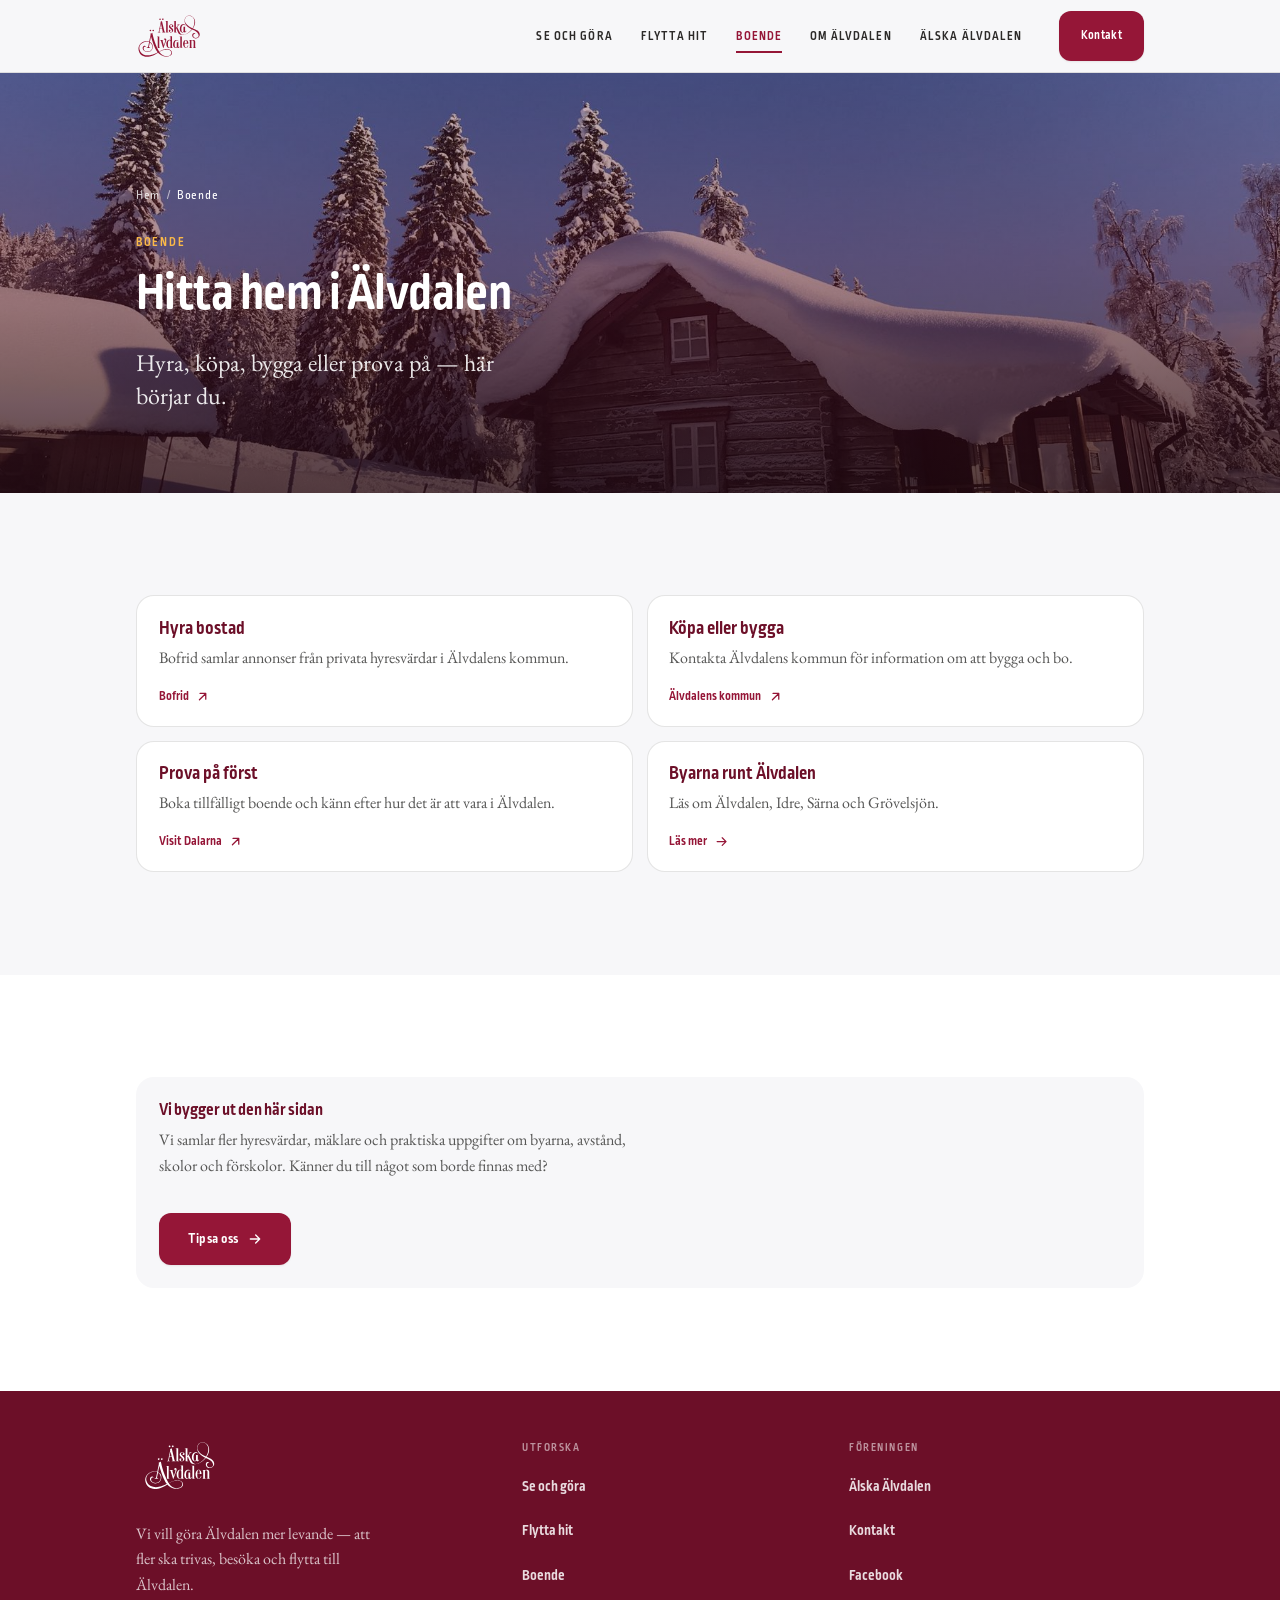
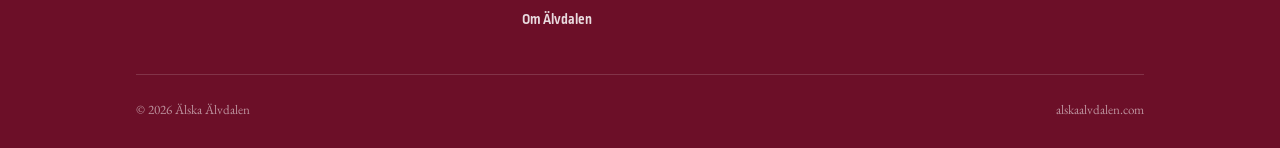
<file: boende.html>
<!doctype html>
<html lang="sv">
<head>
  <meta charset="UTF-8">
  <meta name="viewport" content="width=device-width, initial-scale=1, viewport-fit=cover">
  <title>Boende i Älvdalen — hyra, köpa och bygga | Älska Älvdalen</title>
  <meta name="description" content="Hitta hem i Älvdalen: hyresbostäder, att köpa eller bygga, tillfälligt boende och byarna runt Älvdalen.">
  <link rel="canonical" href="https://alskaalvdalen.com/boende.html">
  <script>document.documentElement.classList.add('js')</script>

  <link rel="icon" href="assets/img/favicon/favicon.ico" sizes="32x32">
  <link rel="icon" type="image/png" sizes="192x192" href="assets/img/favicon/icon-192.png">
  <link rel="apple-touch-icon" href="assets/img/favicon/apple-touch-icon.png">
  <link rel="manifest" href="assets/img/favicon/site.webmanifest">
  <meta name="theme-color" content="#951637">

  <meta property="og:type" content="website">
  <meta property="og:site_name" content="Älska Älvdalen">
  <meta property="og:title" content="Boende i Älvdalen — hyra, köpa och bygga | Älska Älvdalen">
  <meta property="og:description" content="Hitta hem i Älvdalen: hyresbostäder, att köpa eller bygga, tillfälligt boende och byarna runt Älvdalen.">
  <meta property="og:image" content="https://alskaalvdalen.com/assets/img/og-image.jpg">
  <meta property="og:url" content="https://alskaalvdalen.com/boende.html">
  <meta property="og:locale" content="sv_SE">
  <meta name="twitter:card" content="summary_large_image">
  <meta name="twitter:title" content="Boende i Älvdalen — hyra, köpa och bygga | Älska Älvdalen">
  <meta name="twitter:description" content="Hitta hem i Älvdalen: hyresbostäder, att köpa eller bygga, tillfälligt boende och byarna runt Älvdalen.">
  <meta name="twitter:image" content="https://alskaalvdalen.com/assets/img/og-image.jpg">

  <link rel="stylesheet" href="assets/css/style.css">
</head>
<body>
  <a class="skip-link" href="#main">Hoppa till innehåll</a>

  <header class="site-header">
    <div class="wrap site-header__inner">
      <a class="wordmark" href="index.html" aria-label="Älska Älvdalen, startsidan">
        <img src="assets/img/logo/alska-alvdalen-purpur.svg" alt="Älska Älvdalen" width="120" height="48">
      </a>
      <button class="nav-toggle" aria-expanded="false" aria-controls="primary-nav" aria-label="Öppna meny">
        <span class="nav-toggle__bar"></span>
        <span class="nav-toggle__bar"></span>
        <span class="nav-toggle__bar"></span>
      </button>
      <nav class="nav" id="primary-nav" data-open="false" aria-label="Huvudmeny">
        <a class="nav__link" href="se-och-gora.html">Se och göra</a>
        <a class="nav__link" href="flytta-hit.html">Flytta hit</a>
        <a class="nav__link" href="boende.html" aria-current="page">Boende</a>
        <a class="nav__link" href="om-alvdalen.html">Om Älvdalen</a>
        <a class="nav__link" href="alska-alvdalen.html">Älska Älvdalen</a>
        <div class="nav__cta"><a class="btn btn--primary" href="kontakt.html">Kontakt</a></div>
        <p class="nav__meta">Vi vill göra Älvdalen mer levande</p>
      </nav>
    </div>
  </header>

  <main id="main">
    <section class="page-hero">
    <div class="page-hero__media"><img src="assets/img/hero-slogbod.jpg" alt="Timmerstuga med snötyngt tak under klarblå himmel." width="1800" height="1125" style="object-position:50% 60%" fetchpriority="high"></div>
      <div class="wrap">
        <p class="crumbs"><a href="index.html">Hem</a><span>/</span>Boende</p>
        <p class="eyebrow">Boende</p>
        <h1>Hitta hem i Älvdalen</h1>
        <p class="page-hero__lead">Hyra, köpa, bygga eller prova på — här börjar du.</p>
      </div>
    </section>

    <section class="section section--tint">
      <div class="wrap">
        <div class="link-grid">
          <a class="link-card reveal" href="https://bofrid.se/en/rent-housing/dalarnas-lan/alvdalen" target="_blank" rel="noopener">
            <h3>Hyra bostad</h3>
            <p>Bofrid samlar annonser från privata hyresvärdar i Älvdalens kommun.</p>
            <span class="link-card__go">Bofrid <svg viewBox="0 0 24 24" fill="none" stroke="currentColor" stroke-width="2" stroke-linecap="round" stroke-linejoin="round" aria-hidden="true"><path d="M7 17L17 7M8 7h9v9"/></svg></span>
          </a>
          <a class="link-card reveal" href="https://www.alvdalen.se" target="_blank" rel="noopener">
            <h3>Köpa eller bygga</h3>
            <p>Kontakta Älvdalens kommun för information om att bygga och bo.</p>
            <span class="link-card__go">Älvdalens kommun <svg viewBox="0 0 24 24" fill="none" stroke="currentColor" stroke-width="2" stroke-linecap="round" stroke-linejoin="round" aria-hidden="true"><path d="M7 17L17 7M8 7h9v9"/></svg></span>
          </a>
          <a class="link-card reveal" href="https://www.visitdalarna.se/boende/alvdalen" target="_blank" rel="noopener">
            <h3>Prova på först</h3>
            <p>Boka tillfälligt boende och känn efter hur det är att vara i Älvdalen.</p>
            <span class="link-card__go">Visit Dalarna <svg viewBox="0 0 24 24" fill="none" stroke="currentColor" stroke-width="2" stroke-linecap="round" stroke-linejoin="round" aria-hidden="true"><path d="M7 17L17 7M8 7h9v9"/></svg></span>
          </a>
          <a class="link-card reveal" href="om-alvdalen.html#byarna">
            <h3>Byarna runt Älvdalen</h3>
            <p>Läs om Älvdalen, Idre, Särna och Grövelsjön.</p>
            <span class="link-card__go">Läs mer <svg viewBox="0 0 24 24" fill="none" stroke="currentColor" stroke-width="2" stroke-linecap="round" stroke-linejoin="round" aria-hidden="true"><path d="M5 12h14M13 6l6 6-6 6"/></svg></span>
          </a>
        </div>
      </div>
    </section>

    <section class="section section--ljus">
      <div class="wrap">
        <div class="note reveal">
          <h3>Vi bygger ut den här sidan</h3>
          <p>Vi samlar fler hyresvärdar, mäklare och praktiska uppgifter om byarna, avstånd, skolor och förskolor. Känner du till något som borde finnas med?</p>
          <a class="btn btn--primary" href="kontakt.html">Tipsa oss <svg viewBox="0 0 24 24" fill="none" stroke="currentColor" stroke-width="2" stroke-linecap="round" stroke-linejoin="round" aria-hidden="true"><path d="M5 12h14M13 6l6 6-6 6"/></svg></a>
        </div>
      </div>
    </section>
  </main>

  <footer class="site-footer">
    <div class="wrap">
      <div class="footer-grid">
        <div>
          <a class="wordmark" href="index.html" aria-label="Älska Älvdalen, startsidan">
            <img src="assets/img/logo/alska-alvdalen-vit.svg" alt="Älska Älvdalen" width="120" height="48">
          </a>
          <p class="footer-tag">Vi vill göra Älvdalen mer levande — att fler ska trivas, besöka och flytta till Älvdalen.</p>
        </div>
        <nav class="footer-nav" aria-label="Utforska">
          <span class="footer-nav__label">Utforska</span>
          <a href="se-och-gora.html">Se och göra</a>
          <a href="flytta-hit.html">Flytta hit</a>
          <a href="boende.html">Boende</a>
          <a href="om-alvdalen.html">Om Älvdalen</a>
        </nav>
        <nav class="footer-nav" aria-label="Föreningen">
          <span class="footer-nav__label">Föreningen</span>
          <a href="alska-alvdalen.html">Älska Älvdalen</a>
          <a href="kontakt.html">Kontakt</a>
          <a href="https://facebook.com/alskaalvdalen" target="_blank" rel="noopener">Facebook</a>
        </nav>
      </div>
      <div class="footer-bottom">
        <span>© <span id="year"></span> Älska Älvdalen</span>
        <span>alskaalvdalen.com</span>
      </div>
    </div>
  </footer>

  <script src="assets/js/main.js"></script>
  <script>document.getElementById('year').textContent = new Date().getFullYear();</script>
</body>
</html>
</file>
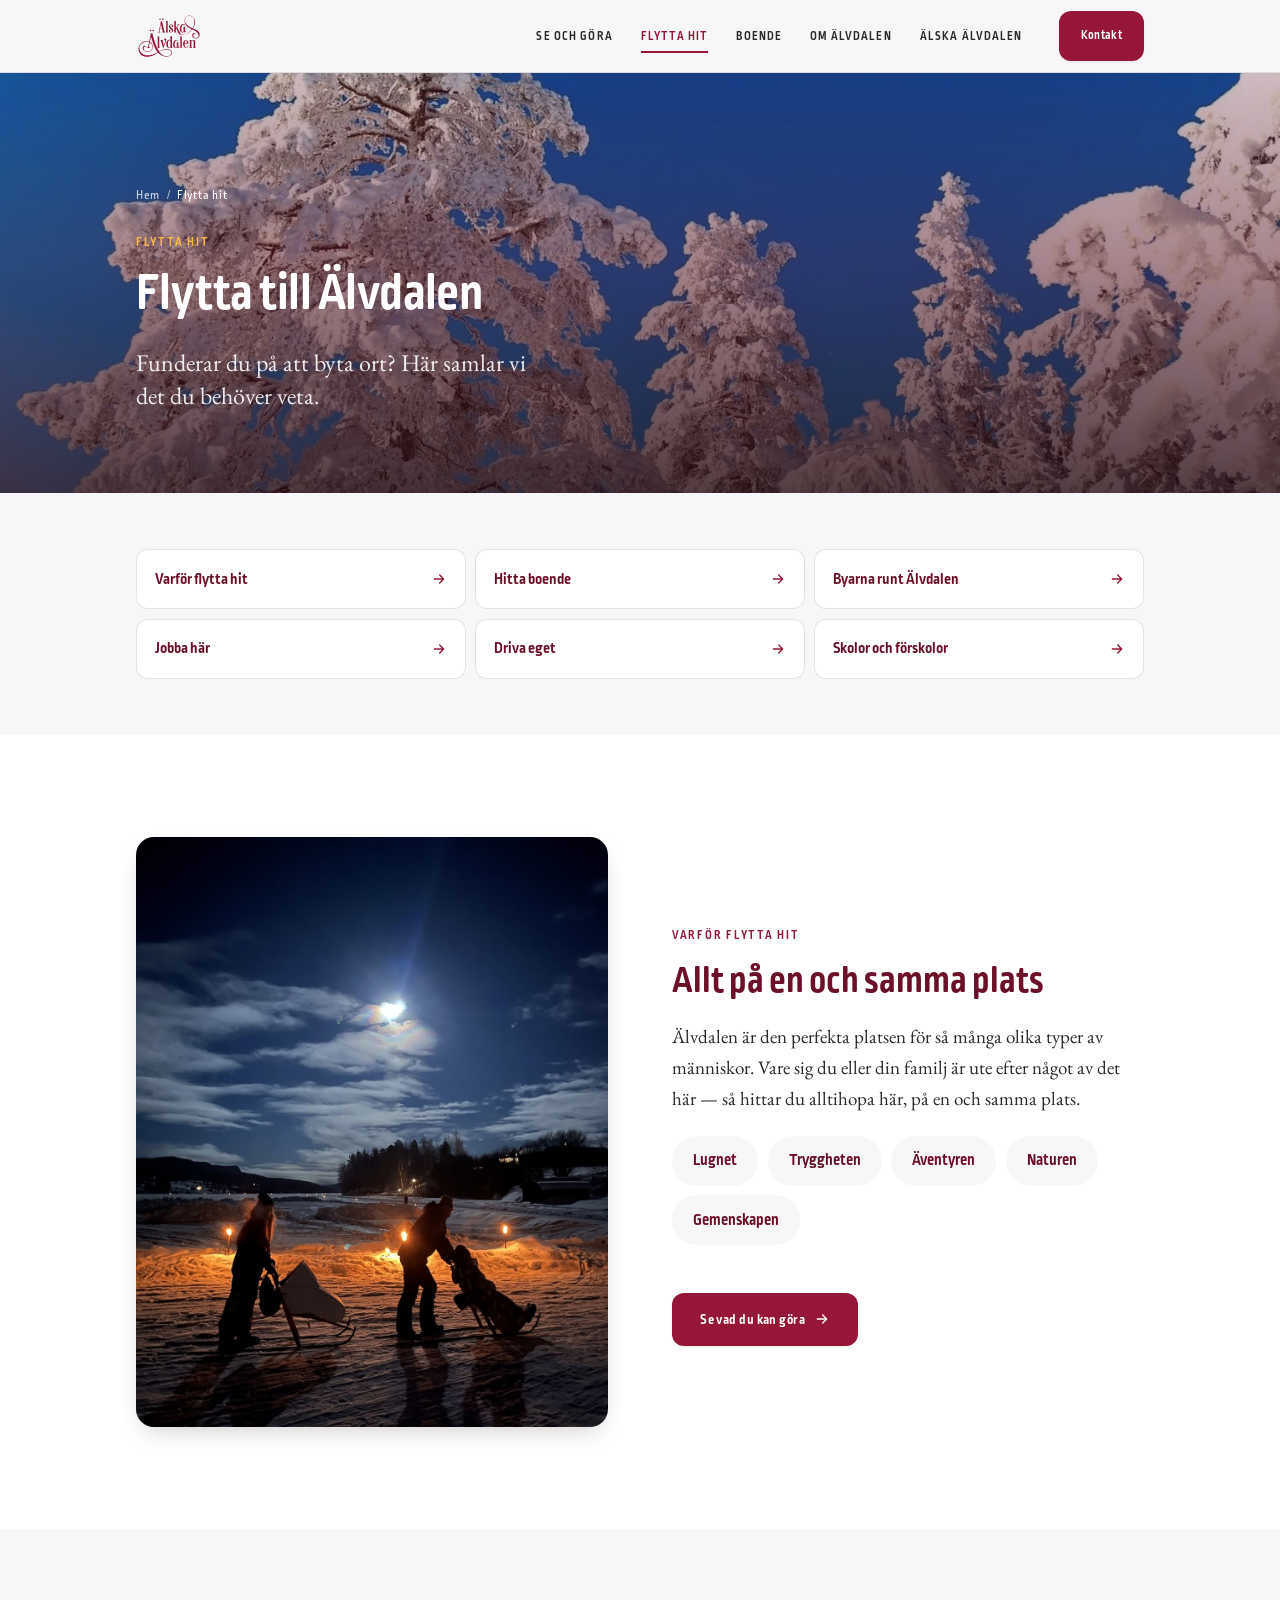
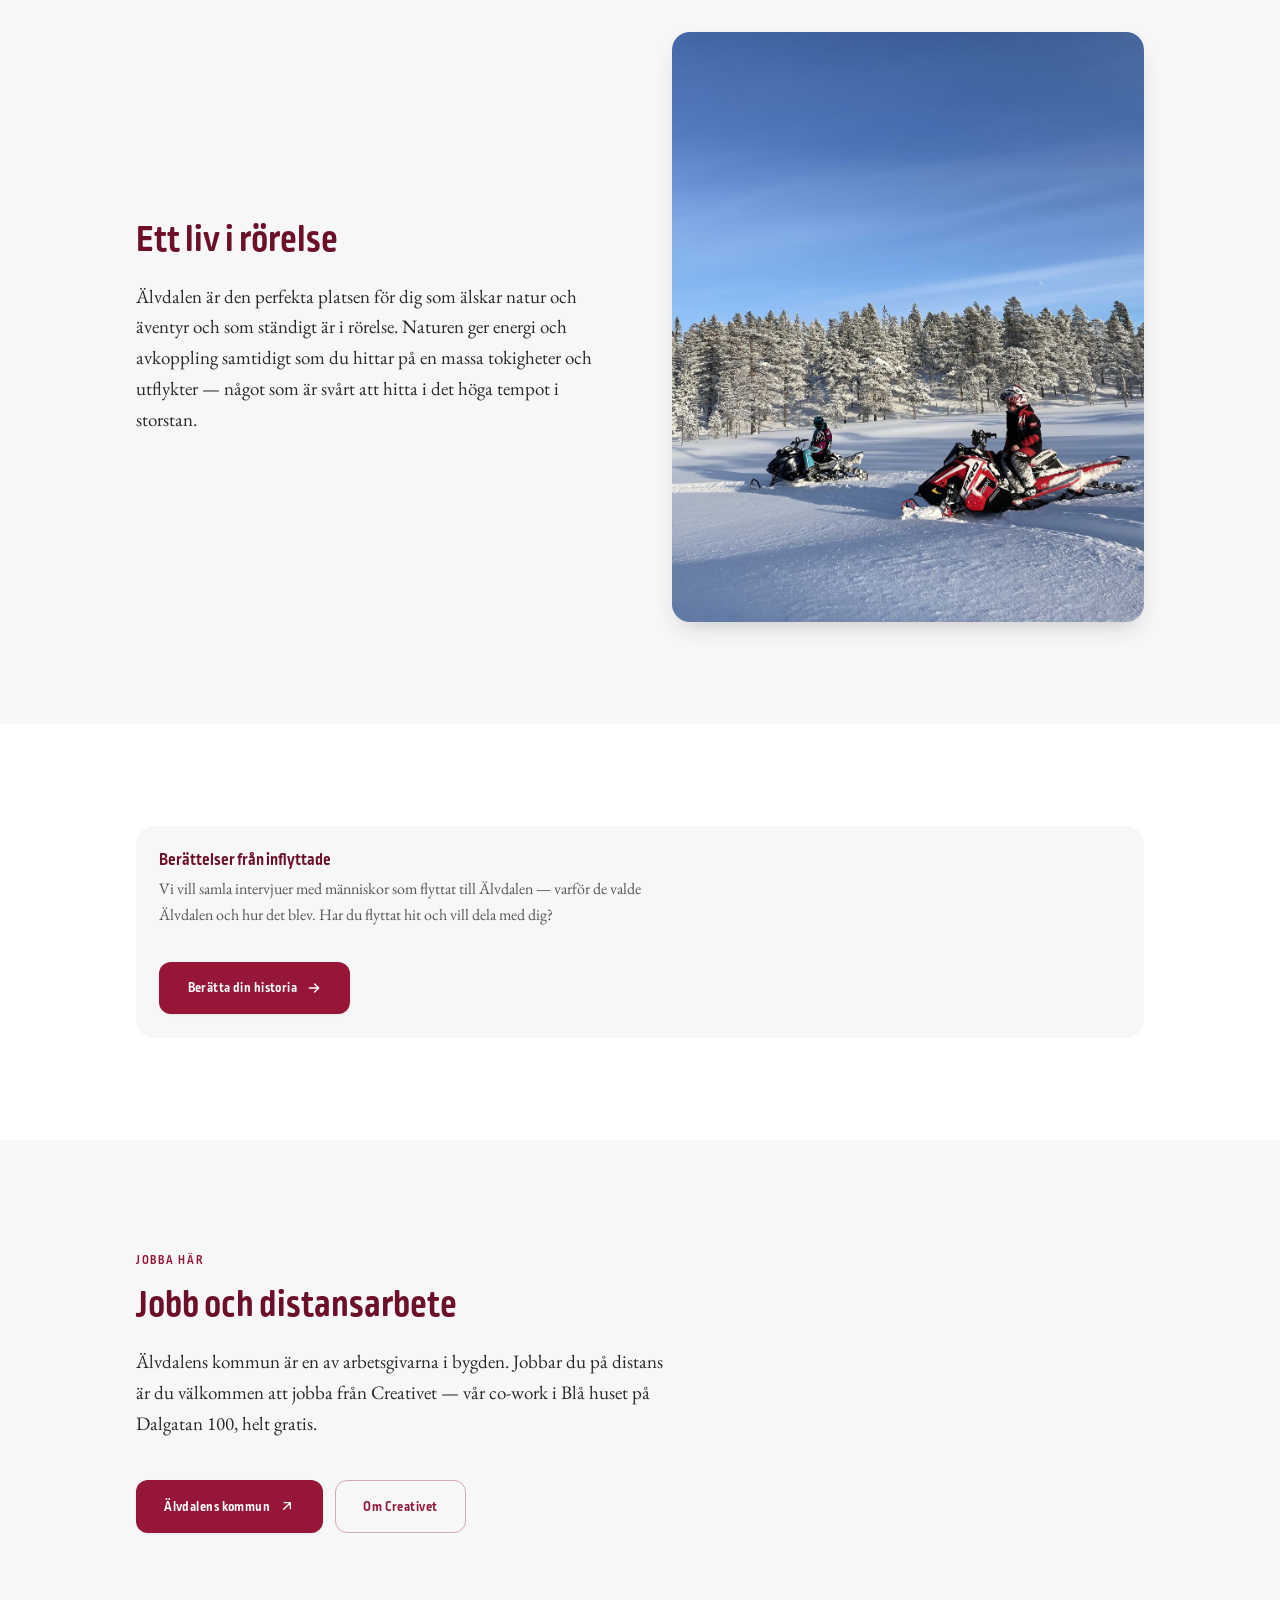
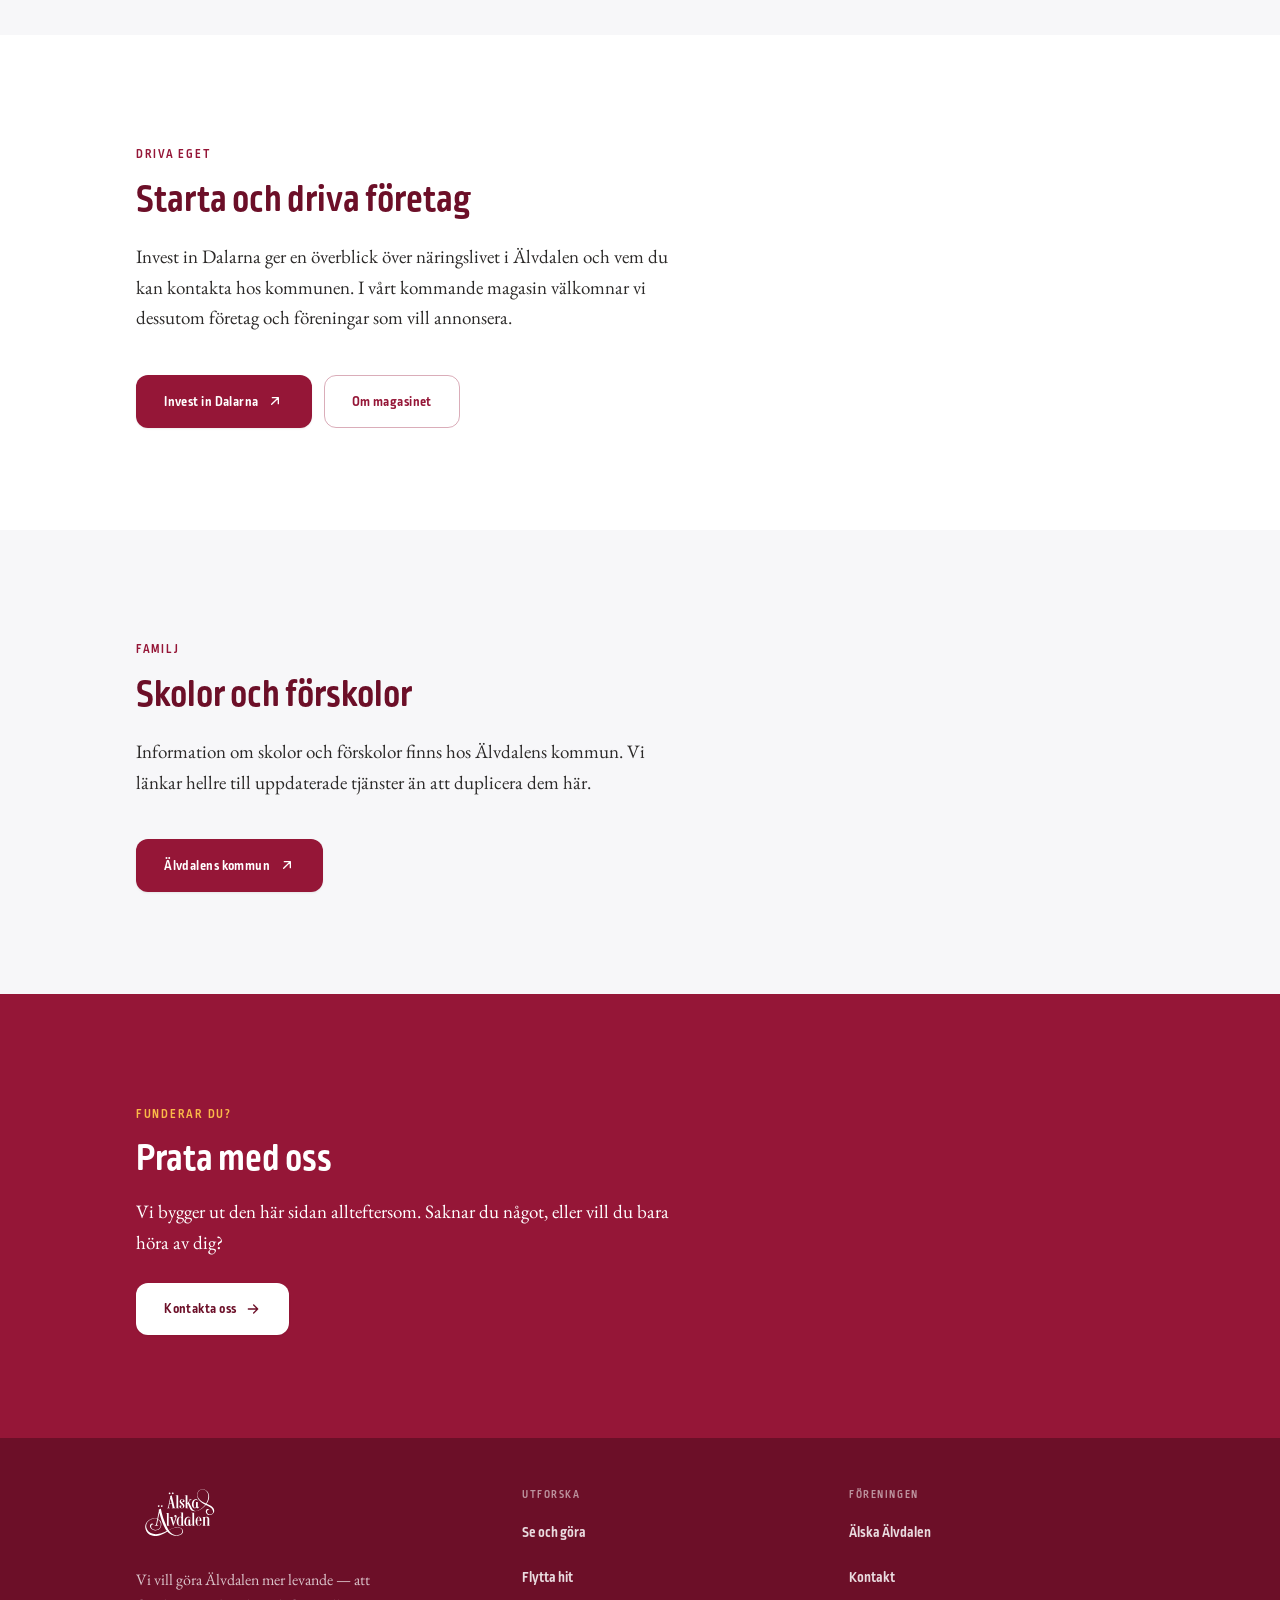
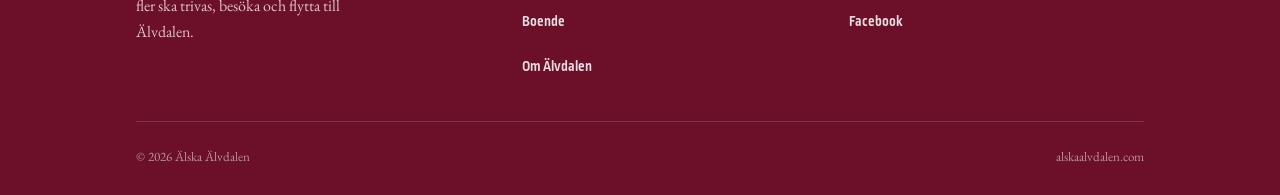
<file: flytta-hit.html>
<!doctype html>
<html lang="sv">
<head>
  <meta charset="UTF-8">
  <meta name="viewport" content="width=device-width, initial-scale=1, viewport-fit=cover">
  <title>Flytta till Älvdalen — lugn, trygghet, äventyr och gemenskap | Älska Älvdalen</title>
  <meta name="description" content="Funderar du på att flytta till Älvdalen? Lugnet, tryggheten, äventyren, naturen och gemenskapen finns på en och samma plats. Boende, jobb, driva eget och skolor.">
  <link rel="canonical" href="https://alskaalvdalen.com/flytta-hit.html">
  <script>document.documentElement.classList.add('js')</script>

  <link rel="icon" href="assets/img/favicon/favicon.ico" sizes="32x32">
  <link rel="icon" type="image/png" sizes="192x192" href="assets/img/favicon/icon-192.png">
  <link rel="apple-touch-icon" href="assets/img/favicon/apple-touch-icon.png">
  <link rel="manifest" href="assets/img/favicon/site.webmanifest">
  <meta name="theme-color" content="#951637">

  <meta property="og:type" content="website">
  <meta property="og:site_name" content="Älska Älvdalen">
  <meta property="og:title" content="Flytta till Älvdalen — lugn, trygghet, äventyr och gemenskap | Älska Älvdalen">
  <meta property="og:description" content="Funderar du på att flytta till Älvdalen? Lugnet, tryggheten, äventyren, naturen och gemenskapen finns på en och samma plats. Boende, jobb, driva eget och skolor.">
  <meta property="og:image" content="https://alskaalvdalen.com/assets/img/og-image.jpg">
  <meta property="og:url" content="https://alskaalvdalen.com/flytta-hit.html">
  <meta property="og:locale" content="sv_SE">
  <meta name="twitter:card" content="summary_large_image">
  <meta name="twitter:title" content="Flytta till Älvdalen — lugn, trygghet, äventyr och gemenskap | Älska Älvdalen">
  <meta name="twitter:description" content="Funderar du på att flytta till Älvdalen? Lugnet, tryggheten, äventyren, naturen och gemenskapen finns på en och samma plats. Boende, jobb, driva eget och skolor.">
  <meta name="twitter:image" content="https://alskaalvdalen.com/assets/img/og-image.jpg">

  <link rel="stylesheet" href="assets/css/style.css">
</head>
<body>
  <a class="skip-link" href="#main">Hoppa till innehåll</a>

  <header class="site-header">
    <div class="wrap site-header__inner">
      <a class="wordmark" href="index.html" aria-label="Älska Älvdalen, startsidan">
        <img src="assets/img/logo/alska-alvdalen-purpur.svg" alt="Älska Älvdalen" width="120" height="48">
      </a>
      <button class="nav-toggle" aria-expanded="false" aria-controls="primary-nav" aria-label="Öppna meny">
        <span class="nav-toggle__bar"></span>
        <span class="nav-toggle__bar"></span>
        <span class="nav-toggle__bar"></span>
      </button>
      <nav class="nav" id="primary-nav" data-open="false" aria-label="Huvudmeny">
        <a class="nav__link" href="se-och-gora.html">Se och göra</a>
        <a class="nav__link" href="flytta-hit.html" aria-current="page">Flytta hit</a>
        <a class="nav__link" href="boende.html">Boende</a>
        <a class="nav__link" href="om-alvdalen.html">Om Älvdalen</a>
        <a class="nav__link" href="alska-alvdalen.html">Älska Älvdalen</a>
        <div class="nav__cta"><a class="btn btn--primary" href="kontakt.html">Kontakt</a></div>
        <p class="nav__meta">Vi vill göra Älvdalen mer levande</p>
      </nav>
    </div>
  </header>

  <main id="main">
    <section class="page-hero">
    <div class="page-hero__media"><img src="assets/img/hero-vinter.jpg" alt="Snötyngda tallar mot en klarblå himmel i Älvdalen." width="1500" height="870" style="object-position:50% 40%" fetchpriority="high"></div>
      <div class="wrap">
        <p class="crumbs"><a href="index.html">Hem</a><span>/</span>Flytta hit</p>
        <p class="eyebrow">Flytta hit</p>
        <h1>Flytta till Älvdalen</h1>
        <p class="page-hero__lead">Funderar du på att byta ort? Här samlar vi det du behöver veta.</p>
      </div>
    </section>

    <section class="section--tint section--tight">
      <div class="wrap">
        <ul class="entry-list">
          <li><a href="#varfor">Varför flytta hit <svg viewBox="0 0 24 24" fill="none" stroke="currentColor" stroke-width="2" stroke-linecap="round" stroke-linejoin="round" aria-hidden="true"><path d="M5 12h14M13 6l6 6-6 6"/></svg></a></li>
          <li><a href="boende.html">Hitta boende <svg viewBox="0 0 24 24" fill="none" stroke="currentColor" stroke-width="2" stroke-linecap="round" stroke-linejoin="round" aria-hidden="true"><path d="M5 12h14M13 6l6 6-6 6"/></svg></a></li>
          <li><a href="om-alvdalen.html#byarna">Byarna runt Älvdalen <svg viewBox="0 0 24 24" fill="none" stroke="currentColor" stroke-width="2" stroke-linecap="round" stroke-linejoin="round" aria-hidden="true"><path d="M5 12h14M13 6l6 6-6 6"/></svg></a></li>
          <li><a href="#jobba">Jobba här <svg viewBox="0 0 24 24" fill="none" stroke="currentColor" stroke-width="2" stroke-linecap="round" stroke-linejoin="round" aria-hidden="true"><path d="M5 12h14M13 6l6 6-6 6"/></svg></a></li>
          <li><a href="#driva-eget">Driva eget <svg viewBox="0 0 24 24" fill="none" stroke="currentColor" stroke-width="2" stroke-linecap="round" stroke-linejoin="round" aria-hidden="true"><path d="M5 12h14M13 6l6 6-6 6"/></svg></a></li>
          <li><a href="#skola">Skolor och förskolor <svg viewBox="0 0 24 24" fill="none" stroke="currentColor" stroke-width="2" stroke-linecap="round" stroke-linejoin="round" aria-hidden="true"><path d="M5 12h14M13 6l6 6-6 6"/></svg></a></li>
        </ul>
      </div>
    </section>

    <section id="varfor" class="section section--ljus">
      <div class="wrap split">
        <div class="split__media reveal">
          <img src="assets/img/kvall-lyktor.jpg" alt="Silhuetter av två personer med sparkar och lyktor på isen i skymningen." loading="lazy" width="1125" height="1500">
        </div>
        <div class="reveal prose">
          <p class="eyebrow">Varför flytta hit</p>
          <h2>Allt på en och samma plats</h2>
          <p>Älvdalen är den perfekta platsen för så många olika typer av människor. Vare sig du eller din familj är ute efter något av det här — så hittar du alltihopa här, på en och samma plats.</p>
          <ul class="chips">
          <li class="chip">Lugnet</li><li class="chip">Tryggheten</li><li class="chip">Äventyren</li><li class="chip">Naturen</li><li class="chip">Gemenskapen</li>
        </ul>
          <a class="btn btn--primary" href="se-och-gora.html">Se vad du kan göra <svg viewBox="0 0 24 24" fill="none" stroke="currentColor" stroke-width="2" stroke-linecap="round" stroke-linejoin="round" aria-hidden="true"><path d="M5 12h14M13 6l6 6-6 6"/></svg></a>
        </div>
      </div>
    </section>

    <section id="rorelse" class="section section--tint">
      <div class="wrap split split--reverse">
        <div class="split__media reveal">
          <img src="assets/img/skoter-vidd.jpg" alt="Två skoteråkare på en vid, snötäckt skogsslätt." loading="lazy" width="1125" height="1500">
        </div>
        <div class="reveal">
          <h2>Ett liv i rörelse</h2>
          <p>Älvdalen är den perfekta platsen för dig som älskar natur och äventyr och som ständigt är i rörelse. Naturen ger energi och avkoppling samtidigt som du hittar på en massa tokigheter och utflykter — något som är svårt att hitta i det höga tempot i storstan.</p>
          
        </div>
      </div>
    </section>

    <section class="section section--ljus">
      <div class="wrap">
        <div class="note reveal">
          <h3>Berättelser från inflyttade</h3>
          <p>Vi vill samla intervjuer med människor som flyttat till Älvdalen — varför de valde Älvdalen och hur det blev. Har du flyttat hit och vill dela med dig?</p>
          <a class="btn btn--primary" href="kontakt.html?amne=berattelse">Berätta din historia <svg viewBox="0 0 24 24" fill="none" stroke="currentColor" stroke-width="2" stroke-linecap="round" stroke-linejoin="round" aria-hidden="true"><path d="M5 12h14M13 6l6 6-6 6"/></svg></a>
        </div>
      </div>
    </section>

    <section id="jobba" class="section section--tint">
      <div class="wrap prose reveal">
        <p class="eyebrow">Jobba här</p>
        <h2>Jobb och distansarbete</h2>
        <p>Älvdalens kommun är en av arbetsgivarna i bygden. Jobbar du på distans är du välkommen att jobba från Creativet — vår co-work i Blå huset på Dalgatan 100, helt gratis.</p>
        <div class="btn-row" style="margin-top:1.25rem;">
          <a class="btn btn--primary" href="https://www.alvdalen.se" target="_blank" rel="noopener">Älvdalens kommun <svg viewBox="0 0 24 24" fill="none" stroke="currentColor" stroke-width="2" stroke-linecap="round" stroke-linejoin="round" aria-hidden="true"><path d="M7 17L17 7M8 7h9v9"/></svg></a>
          <a class="btn btn--outline" href="alska-alvdalen.html#creativet">Om Creativet</a>
        </div>
      </div>
    </section>

    <section id="driva-eget" class="section section--ljus">
      <div class="wrap prose reveal">
        <p class="eyebrow">Driva eget</p>
        <h2>Starta och driva företag</h2>
        <p>Invest in Dalarna ger en överblick över näringslivet i Älvdalen och vem du kan kontakta hos kommunen. I vårt kommande magasin välkomnar vi dessutom företag och föreningar som vill annonsera.</p>
        <div class="btn-row" style="margin-top:1.25rem;">
          <a class="btn btn--primary" href="https://investindalarna.se/municipalities/alvdalen" target="_blank" rel="noopener">Invest in Dalarna <svg viewBox="0 0 24 24" fill="none" stroke="currentColor" stroke-width="2" stroke-linecap="round" stroke-linejoin="round" aria-hidden="true"><path d="M7 17L17 7M8 7h9v9"/></svg></a>
          <a class="btn btn--outline" href="alska-alvdalen.html#magasin">Om magasinet</a>
        </div>
      </div>
    </section>

    <section id="skola" class="section section--tint">
      <div class="wrap prose reveal">
        <p class="eyebrow">Familj</p>
        <h2>Skolor och förskolor</h2>
        <p>Information om skolor och förskolor finns hos Älvdalens kommun. Vi länkar hellre till uppdaterade tjänster än att duplicera dem här.</p>
        <a class="btn btn--primary" href="https://www.alvdalen.se" target="_blank" rel="noopener">Älvdalens kommun <svg viewBox="0 0 24 24" fill="none" stroke="currentColor" stroke-width="2" stroke-linecap="round" stroke-linejoin="round" aria-hidden="true"><path d="M7 17L17 7M8 7h9v9"/></svg></a>
      </div>
    </section>

    <section class="section section--purpur">
      <div class="wrap">
        <div class="section-head" style="margin-bottom:0;">
          <p class="eyebrow">Funderar du?</p>
          <h2>Prata med oss</h2>
          <p>Vi bygger ut den här sidan allteftersom. Saknar du något, eller vill du bara höra av dig?</p>
          <p style="margin-top:1.5rem;"><a class="btn btn--light" href="kontakt.html">Kontakta oss <svg viewBox="0 0 24 24" fill="none" stroke="currentColor" stroke-width="2" stroke-linecap="round" stroke-linejoin="round" aria-hidden="true"><path d="M5 12h14M13 6l6 6-6 6"/></svg></a></p>
        </div>
      </div>
    </section>
  </main>

  <footer class="site-footer">
    <div class="wrap">
      <div class="footer-grid">
        <div>
          <a class="wordmark" href="index.html" aria-label="Älska Älvdalen, startsidan">
            <img src="assets/img/logo/alska-alvdalen-vit.svg" alt="Älska Älvdalen" width="120" height="48">
          </a>
          <p class="footer-tag">Vi vill göra Älvdalen mer levande — att fler ska trivas, besöka och flytta till Älvdalen.</p>
        </div>
        <nav class="footer-nav" aria-label="Utforska">
          <span class="footer-nav__label">Utforska</span>
          <a href="se-och-gora.html">Se och göra</a>
          <a href="flytta-hit.html">Flytta hit</a>
          <a href="boende.html">Boende</a>
          <a href="om-alvdalen.html">Om Älvdalen</a>
        </nav>
        <nav class="footer-nav" aria-label="Föreningen">
          <span class="footer-nav__label">Föreningen</span>
          <a href="alska-alvdalen.html">Älska Älvdalen</a>
          <a href="kontakt.html">Kontakt</a>
          <a href="https://facebook.com/alskaalvdalen" target="_blank" rel="noopener">Facebook</a>
        </nav>
      </div>
      <div class="footer-bottom">
        <span>© <span id="year"></span> Älska Älvdalen</span>
        <span>alskaalvdalen.com</span>
      </div>
    </div>
  </footer>

  <script src="assets/js/main.js"></script>
  <script>document.getElementById('year').textContent = new Date().getFullYear();</script>
</body>
</html>
</file>
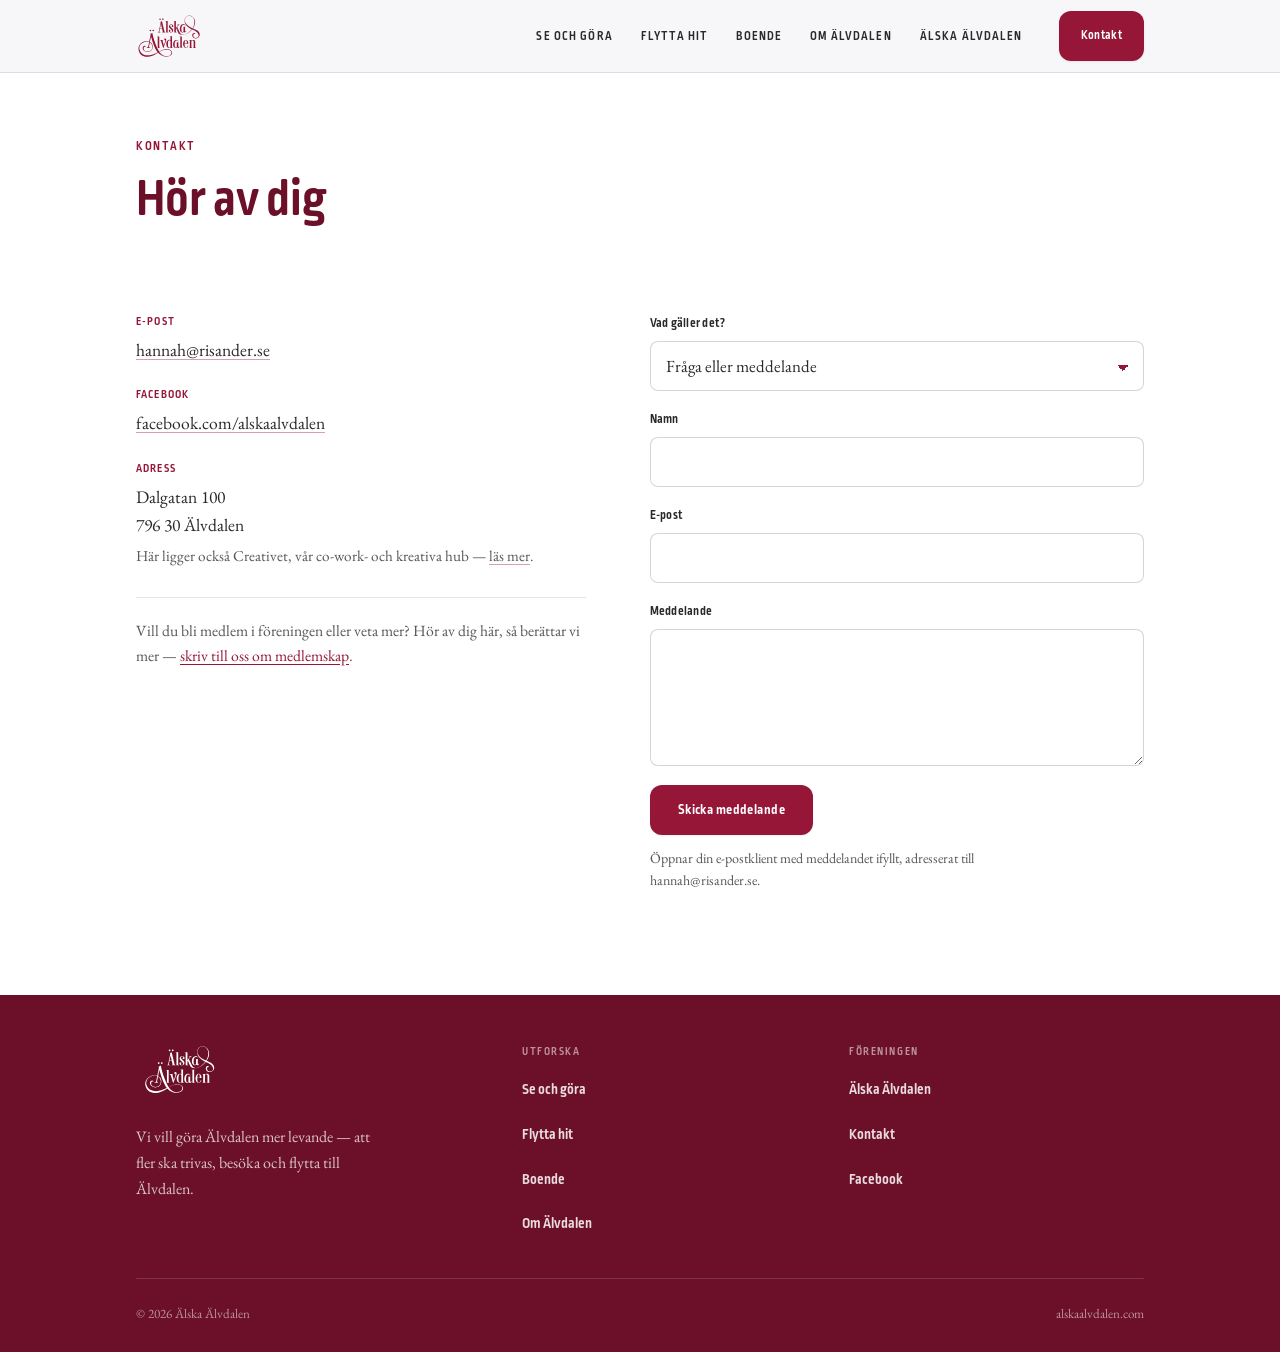
<file: kontakt.html>
<!doctype html>
<html lang="sv">
<head>
  <meta charset="UTF-8">
  <meta name="viewport" content="width=device-width, initial-scale=1, viewport-fit=cover">
  <title>Kontakt — Älska Älvdalen</title>
  <meta name="description" content="Kontakta Älska Älvdalen via mejl eller Facebook, eller besök oss på Dalgatan 100 i Älvdalen. Hör av dig om medlemskap, artikelförslag eller frågor.">
  <link rel="canonical" href="https://alskaalvdalen.com/kontakt.html">
  <script>document.documentElement.classList.add('js')</script>

  <link rel="icon" href="assets/img/favicon/favicon.ico" sizes="32x32">
  <link rel="icon" type="image/png" sizes="192x192" href="assets/img/favicon/icon-192.png">
  <link rel="apple-touch-icon" href="assets/img/favicon/apple-touch-icon.png">
  <link rel="manifest" href="assets/img/favicon/site.webmanifest">
  <meta name="theme-color" content="#951637">

  <meta property="og:type" content="website">
  <meta property="og:site_name" content="Älska Älvdalen">
  <meta property="og:title" content="Kontakt — Älska Älvdalen">
  <meta property="og:description" content="Kontakta Älska Älvdalen via mejl eller Facebook, eller besök oss på Dalgatan 100 i Älvdalen. Hör av dig om medlemskap, artikelförslag eller frågor.">
  <meta property="og:image" content="https://alskaalvdalen.com/assets/img/og-image.jpg">
  <meta property="og:url" content="https://alskaalvdalen.com/kontakt.html">
  <meta property="og:locale" content="sv_SE">
  <meta name="twitter:card" content="summary_large_image">
  <meta name="twitter:title" content="Kontakt — Älska Älvdalen">
  <meta name="twitter:description" content="Kontakta Älska Älvdalen via mejl eller Facebook, eller besök oss på Dalgatan 100 i Älvdalen. Hör av dig om medlemskap, artikelförslag eller frågor.">
  <meta name="twitter:image" content="https://alskaalvdalen.com/assets/img/og-image.jpg">

  <link rel="stylesheet" href="assets/css/style.css">
</head>
<body>
  <a class="skip-link" href="#main">Hoppa till innehåll</a>

  <header class="site-header">
    <div class="wrap site-header__inner">
      <a class="wordmark" href="index.html" aria-label="Älska Älvdalen, startsidan">
        <img src="assets/img/logo/alska-alvdalen-purpur.svg" alt="Älska Älvdalen" width="120" height="48">
      </a>
      <button class="nav-toggle" aria-expanded="false" aria-controls="primary-nav" aria-label="Öppna meny">
        <span class="nav-toggle__bar"></span>
        <span class="nav-toggle__bar"></span>
        <span class="nav-toggle__bar"></span>
      </button>
      <nav class="nav" id="primary-nav" data-open="false" aria-label="Huvudmeny">
        <a class="nav__link" href="se-och-gora.html">Se och göra</a>
        <a class="nav__link" href="flytta-hit.html">Flytta hit</a>
        <a class="nav__link" href="boende.html">Boende</a>
        <a class="nav__link" href="om-alvdalen.html">Om Älvdalen</a>
        <a class="nav__link" href="alska-alvdalen.html">Älska Älvdalen</a>
        <div class="nav__cta"><a class="btn btn--primary" href="kontakt.html" aria-current="page">Kontakt</a></div>
        <p class="nav__meta">Vi vill göra Älvdalen mer levande</p>
      </nav>
    </div>
  </header>

  <main id="main">
    <section class="section section--tight section--ljus">
      <div class="wrap">
        <p class="eyebrow">Kontakt</p>
        <h1 style="font-size: var(--step-3); color: var(--purpur-dark);">Hör av dig</h1>
      </div>
    </section>

    <section class="section section--ljus" style="padding-top:0;">
      <div class="wrap contact-grid">
        <div class="reveal">
          <dl class="contact-list">
            <div>
              <dt>E-post</dt>
              <dd><a href="mailto:hannah@risander.se">hannah@risander.se</a></dd>
            </div>
            <div>
              <dt>Facebook</dt>
              <dd><a href="https://facebook.com/alskaalvdalen" target="_blank" rel="noopener">facebook.com/alskaalvdalen</a></dd>
            </div>
            <div>
              <dt>Adress</dt>
              <dd>
                Dalgatan 100<br>796 30 Älvdalen
                <span class="contact-list__note">Här ligger också Creativet, vår co-work- och kreativa hub — <a href="alska-alvdalen.html#creativet">läs mer</a>.</span>
              </dd>
            </div>
          </dl>
          <p class="contact-member">Vill du bli medlem i föreningen eller veta mer? Hör av dig här, så berättar vi mer — <a href="kontakt.html?amne=medlemskap">skriv till oss om medlemskap</a>.</p>
        </div>

        <div class="reveal">
          <!--
            Statisk sajt utan backend — formuläret bygger istället ihop en
            mailto:-länk av det som skrivs i fälten och öppnar den i e-postklienten
            när man klickar "Skicka meddelande". Se assets/js/main.js.
          -->
          <form id="contact-form">
            <div class="form-field">
              <label for="topic">Vad gäller det?</label>
              <select id="topic" name="topic">
                <option data-key="fraga" value="Fråga eller meddelande">Fråga eller meddelande</option>
                <option data-key="medlemskap" value="Medlemskap i föreningen">Medlemskap i föreningen</option>
                <option data-key="berattelse" value="Min inflyttarberättelse">Jag har flyttat hit och vill berätta</option>
                <option data-key="artikel" value="Artikelförslag till magasinet">Artikelförslag till magasinet</option>
                <option data-key="annons" value="Annonsera i magasinet">Annonsera i magasinet</option>
              </select>
            </div>
            <div class="form-field">
              <label for="name">Namn</label>
              <input type="text" id="name" name="name" autocomplete="name" required>
            </div>
            <div class="form-field">
              <label for="email">E-post</label>
              <input type="email" id="email" name="email" autocomplete="email" required>
            </div>
            <div class="form-field">
              <label for="message">Meddelande</label>
              <textarea id="message" name="message" rows="5" required></textarea>
            </div>
            <button class="btn btn--primary" type="submit">Skicka meddelande</button>
            <p class="form-note">Öppnar din e-postklient med meddelandet ifyllt, adresserat till hannah@risander.se.</p>
          </form>
        </div>
      </div>
    </section>
  </main>

  <footer class="site-footer">
    <div class="wrap">
      <div class="footer-grid">
        <div>
          <a class="wordmark" href="index.html" aria-label="Älska Älvdalen, startsidan">
            <img src="assets/img/logo/alska-alvdalen-vit.svg" alt="Älska Älvdalen" width="120" height="48">
          </a>
          <p class="footer-tag">Vi vill göra Älvdalen mer levande — att fler ska trivas, besöka och flytta till Älvdalen.</p>
        </div>
        <nav class="footer-nav" aria-label="Utforska">
          <span class="footer-nav__label">Utforska</span>
          <a href="se-och-gora.html">Se och göra</a>
          <a href="flytta-hit.html">Flytta hit</a>
          <a href="boende.html">Boende</a>
          <a href="om-alvdalen.html">Om Älvdalen</a>
        </nav>
        <nav class="footer-nav" aria-label="Föreningen">
          <span class="footer-nav__label">Föreningen</span>
          <a href="alska-alvdalen.html">Älska Älvdalen</a>
          <a href="kontakt.html">Kontakt</a>
          <a href="https://facebook.com/alskaalvdalen" target="_blank" rel="noopener">Facebook</a>
        </nav>
      </div>
      <div class="footer-bottom">
        <span>© <span id="year"></span> Älska Älvdalen</span>
        <span>alskaalvdalen.com</span>
      </div>
    </div>
  </footer>

  <script src="assets/js/main.js"></script>
  <script>document.getElementById('year').textContent = new Date().getFullYear();</script>
</body>
</html>
</file>
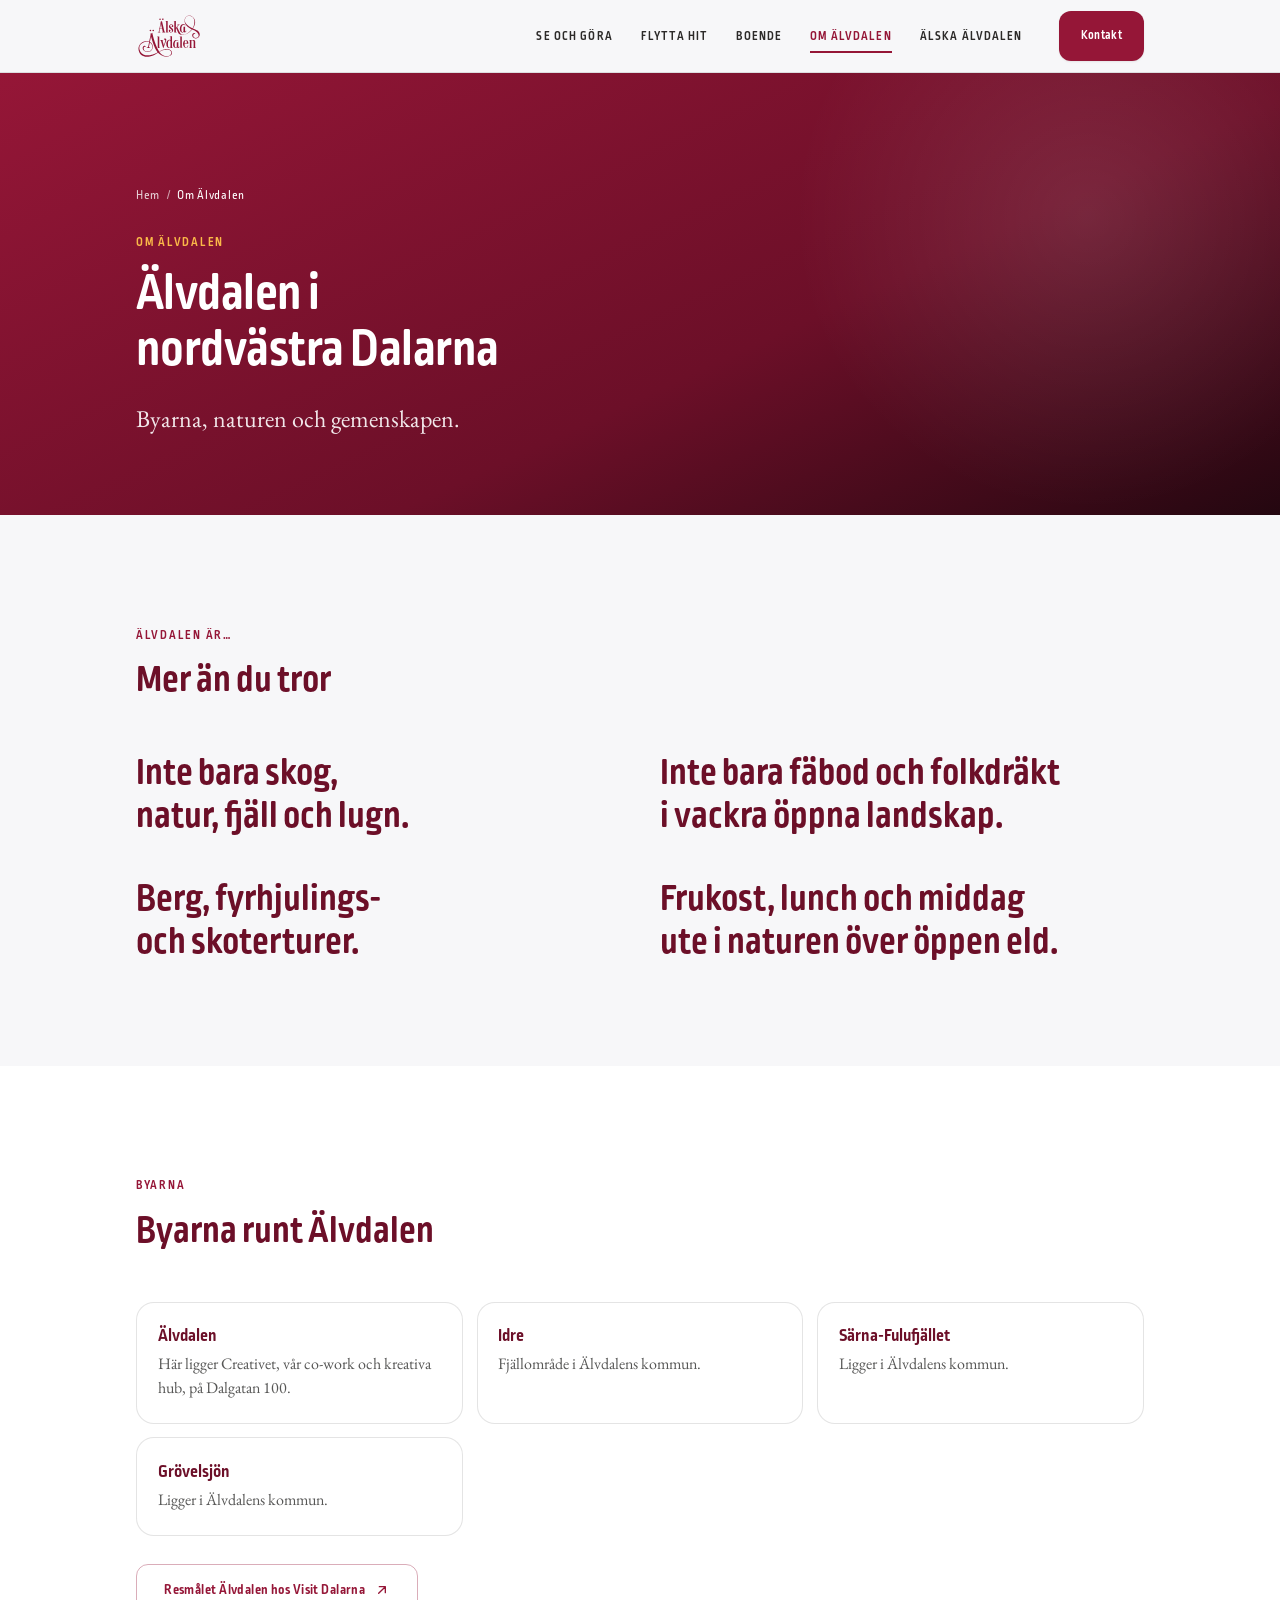
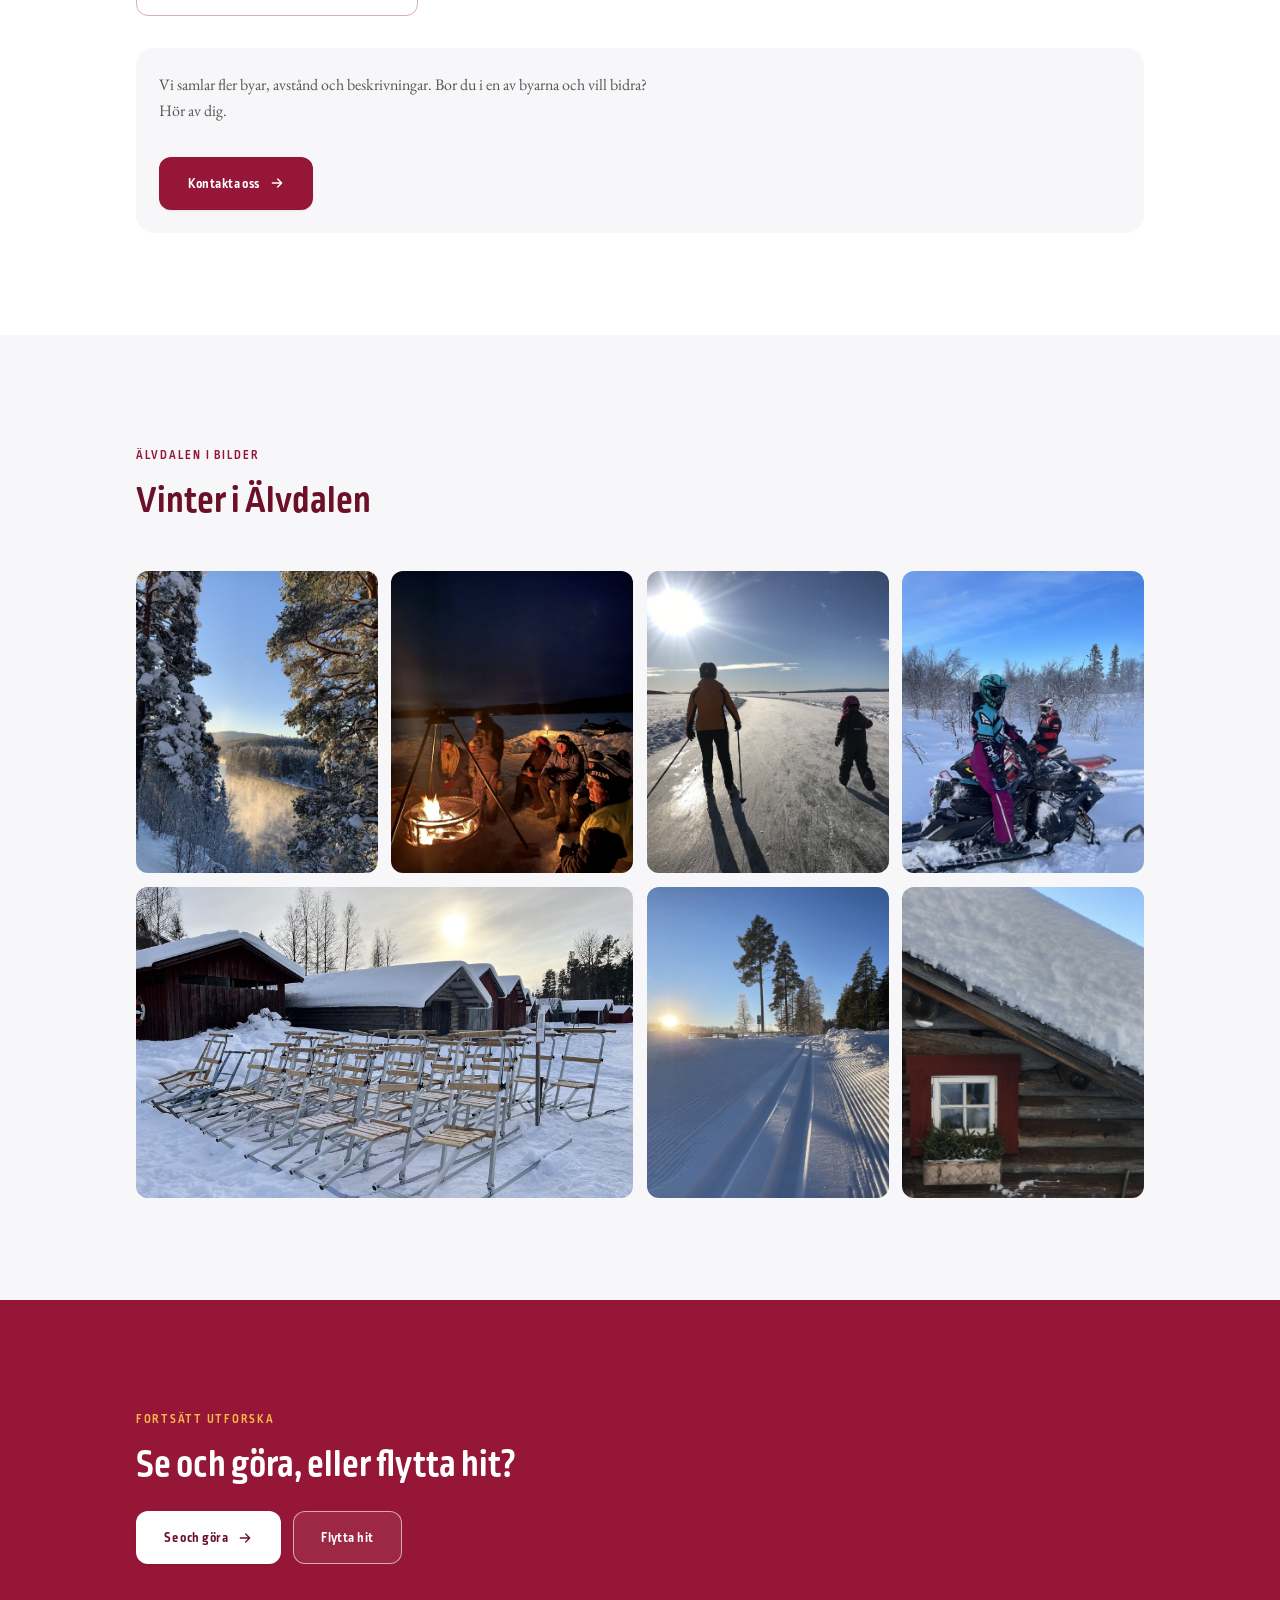
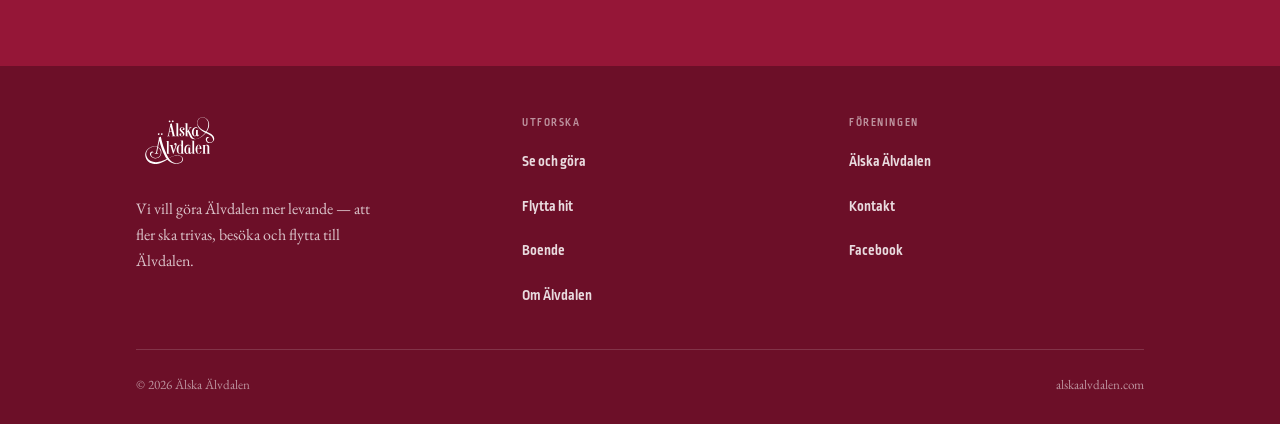
<file: om-alvdalen.html>
<!doctype html>
<html lang="sv">
<head>
  <meta charset="UTF-8">
  <meta name="viewport" content="width=device-width, initial-scale=1, viewport-fit=cover">
  <title>Om Älvdalen — byarna, naturen och gemenskapen | Älska Älvdalen</title>
  <meta name="description" content="Om Älvdalen i nordvästra Dalarna: byarna Älvdalen, Idre, Särna och Grövelsjön — och en kommun full av äventyr, natur och gemenskap.">
  <link rel="canonical" href="https://alskaalvdalen.com/om-alvdalen.html">
  <script>document.documentElement.classList.add('js')</script>

  <link rel="icon" href="assets/img/favicon/favicon.ico" sizes="32x32">
  <link rel="icon" type="image/png" sizes="192x192" href="assets/img/favicon/icon-192.png">
  <link rel="apple-touch-icon" href="assets/img/favicon/apple-touch-icon.png">
  <link rel="manifest" href="assets/img/favicon/site.webmanifest">
  <meta name="theme-color" content="#951637">

  <meta property="og:type" content="website">
  <meta property="og:site_name" content="Älska Älvdalen">
  <meta property="og:title" content="Om Älvdalen — byarna, naturen och gemenskapen | Älska Älvdalen">
  <meta property="og:description" content="Om Älvdalen i nordvästra Dalarna: byarna Älvdalen, Idre, Särna och Grövelsjön — och en kommun full av äventyr, natur och gemenskap.">
  <meta property="og:image" content="https://alskaalvdalen.com/assets/img/og-image.jpg">
  <meta property="og:url" content="https://alskaalvdalen.com/om-alvdalen.html">
  <meta property="og:locale" content="sv_SE">
  <meta name="twitter:card" content="summary_large_image">
  <meta name="twitter:title" content="Om Älvdalen — byarna, naturen och gemenskapen | Älska Älvdalen">
  <meta name="twitter:description" content="Om Älvdalen i nordvästra Dalarna: byarna Älvdalen, Idre, Särna och Grövelsjön — och en kommun full av äventyr, natur och gemenskap.">
  <meta name="twitter:image" content="https://alskaalvdalen.com/assets/img/og-image.jpg">

  <link rel="stylesheet" href="assets/css/style.css">
</head>
<body>
  <a class="skip-link" href="#main">Hoppa till innehåll</a>

  <header class="site-header">
    <div class="wrap site-header__inner">
      <a class="wordmark" href="index.html" aria-label="Älska Älvdalen, startsidan">
        <img src="assets/img/logo/alska-alvdalen-purpur.svg" alt="Älska Älvdalen" width="120" height="48">
      </a>
      <button class="nav-toggle" aria-expanded="false" aria-controls="primary-nav" aria-label="Öppna meny">
        <span class="nav-toggle__bar"></span>
        <span class="nav-toggle__bar"></span>
        <span class="nav-toggle__bar"></span>
      </button>
      <nav class="nav" id="primary-nav" data-open="false" aria-label="Huvudmeny">
        <a class="nav__link" href="se-och-gora.html">Se och göra</a>
        <a class="nav__link" href="flytta-hit.html">Flytta hit</a>
        <a class="nav__link" href="boende.html">Boende</a>
        <a class="nav__link" href="om-alvdalen.html" aria-current="page">Om Älvdalen</a>
        <a class="nav__link" href="alska-alvdalen.html">Älska Älvdalen</a>
        <div class="nav__cta"><a class="btn btn--primary" href="kontakt.html">Kontakt</a></div>
        <p class="nav__meta">Vi vill göra Älvdalen mer levande</p>
      </nav>
    </div>
  </header>

  <main id="main">
    <section class="page-hero page-hero--mark">
      <div class="wrap">
        <p class="crumbs"><a href="index.html">Hem</a><span>/</span>Om Älvdalen</p>
        <p class="eyebrow">Om Älvdalen</p>
        <h1>Älvdalen i nordvästra Dalarna</h1>
        <p class="page-hero__lead">Byarna, naturen och gemenskapen.</p>
      </div>
    </section>

    <section class="section section--tint">
      <div class="wrap">
        <div class="section-head">
          <p class="eyebrow">Älvdalen är…</p>
          <h2>Mer än du tror</h2>
        </div>
        <ul class="manifest">
          <li>Inte bara skog, natur, fjäll och lugn.</li>
          <li>Inte bara fäbod och folkdräkt i vackra öppna landskap.</li>
          <li>Berg, fyrhjulings- och skoterturer.</li>
          <li>Frukost, lunch och middag ute i naturen över öppen eld.</li>
        </ul>
      </div>
    </section>

    <section id="byarna" class="section section--ljus">
      <div class="wrap">
        <div class="section-head">
          <p class="eyebrow">Byarna</p>
          <h2>Byarna runt Älvdalen</h2>
        </div>
        <div class="link-grid link-grid--3">
          <article class="fact reveal" style="max-width:none;flex:none;">
            <h3>Älvdalen</h3>
            <p>Här ligger Creativet, vår co-work och kreativa hub, på Dalgatan 100.</p>
          </article>
          <article class="fact reveal" style="max-width:none;flex:none;">
            <h3>Idre</h3>
            <p>Fjällområde i Älvdalens kommun.</p>
          </article>
          <article class="fact reveal" style="max-width:none;flex:none;">
            <h3>Särna-Fulufjället</h3>
            <p>Ligger i Älvdalens kommun.</p>
          </article>
          <article class="fact reveal" style="max-width:none;flex:none;">
            <h3>Grövelsjön</h3>
            <p>Ligger i Älvdalens kommun.</p>
          </article>
        </div>
        <p style="margin-top:1.75rem;"><a class="btn btn--outline" href="https://www.visitdalarna.se/resmal/alvdalen" target="_blank" rel="noopener">Resmålet Älvdalen hos Visit Dalarna <svg viewBox="0 0 24 24" fill="none" stroke="currentColor" stroke-width="2" stroke-linecap="round" stroke-linejoin="round" aria-hidden="true"><path d="M7 17L17 7M8 7h9v9"/></svg></a></p>
        <div class="note reveal" style="margin-top:2rem;">
          <p>Vi samlar fler byar, avstånd och beskrivningar. Bor du i en av byarna och vill bidra? Hör av dig.</p>
          <a class="btn btn--primary" href="kontakt.html">Kontakta oss <svg viewBox="0 0 24 24" fill="none" stroke="currentColor" stroke-width="2" stroke-linecap="round" stroke-linejoin="round" aria-hidden="true"><path d="M5 12h14M13 6l6 6-6 6"/></svg></a>
        </div>
      </div>
    </section>

    <section class="section section--tint">
      <div class="wrap">
        <div class="section-head">
          <p class="eyebrow">Älvdalen i bilder</p>
          <h2>Vinter i Älvdalen</h2>
        </div>
        <div class="gallery">
          <figure class="reveal"><img src="assets/img/dimma-alv.jpg" alt="Dimma över en vintrig älv i skymningsljus." loading="lazy" width="1125" height="1500"></figure>
          <figure class="reveal"><img src="assets/img/bal-natt.jpg" alt="Människor samlade kring en brasa på natten." loading="lazy" width="1125" height="1500"></figure>
          <figure class="reveal"><img src="assets/img/skridsko-is.jpg" alt="Två personer med stavar på en plogad isbana i motljus." loading="lazy" width="1125" height="1500"></figure>
          <figure class="reveal"><img src="assets/img/skoter-hjalmar.jpg" alt="Två personer i hjälmar på skotrar i snöig terräng." loading="lazy" width="1125" height="1500"></figure>
          <figure class="reveal wide"><img src="assets/img/bodar-sparkar.jpg" alt="Sparkar uppställda framför röda bodar i snön." loading="lazy" width="1125" height="1500"></figure>
          <figure class="reveal"><img src="assets/img/langdskidspar.jpg" alt="Preparerade längdskidspår i solnedgång." loading="lazy" width="1125" height="1500"></figure>
          <figure class="reveal"><img src="assets/img/slogbod-fonster.jpg" alt="Timmerstuga med snötyngt tak och rött fönster." loading="lazy" width="1125" height="1500"></figure>
        </div>
      </div>
    </section>

    <section class="section section--purpur">
      <div class="wrap">
        <div class="section-head" style="margin-bottom:0;">
          <p class="eyebrow">Fortsätt utforska</p>
          <h2>Se och göra, eller flytta hit?</h2>
          <div class="btn-row" style="margin-top:1.5rem;">
            <a class="btn btn--light" href="se-och-gora.html">Se och göra <svg viewBox="0 0 24 24" fill="none" stroke="currentColor" stroke-width="2" stroke-linecap="round" stroke-linejoin="round" aria-hidden="true"><path d="M5 12h14M13 6l6 6-6 6"/></svg></a>
            <a class="btn btn--ghost-light" href="flytta-hit.html">Flytta hit</a>
          </div>
        </div>
      </div>
    </section>
  </main>

  <footer class="site-footer">
    <div class="wrap">
      <div class="footer-grid">
        <div>
          <a class="wordmark" href="index.html" aria-label="Älska Älvdalen, startsidan">
            <img src="assets/img/logo/alska-alvdalen-vit.svg" alt="Älska Älvdalen" width="120" height="48">
          </a>
          <p class="footer-tag">Vi vill göra Älvdalen mer levande — att fler ska trivas, besöka och flytta till Älvdalen.</p>
        </div>
        <nav class="footer-nav" aria-label="Utforska">
          <span class="footer-nav__label">Utforska</span>
          <a href="se-och-gora.html">Se och göra</a>
          <a href="flytta-hit.html">Flytta hit</a>
          <a href="boende.html">Boende</a>
          <a href="om-alvdalen.html">Om Älvdalen</a>
        </nav>
        <nav class="footer-nav" aria-label="Föreningen">
          <span class="footer-nav__label">Föreningen</span>
          <a href="alska-alvdalen.html">Älska Älvdalen</a>
          <a href="kontakt.html">Kontakt</a>
          <a href="https://facebook.com/alskaalvdalen" target="_blank" rel="noopener">Facebook</a>
        </nav>
      </div>
      <div class="footer-bottom">
        <span>© <span id="year"></span> Älska Älvdalen</span>
        <span>alskaalvdalen.com</span>
      </div>
    </div>
  </footer>

  <script src="assets/js/main.js"></script>
  <script>document.getElementById('year').textContent = new Date().getFullYear();</script>
</body>
</html>
</file>
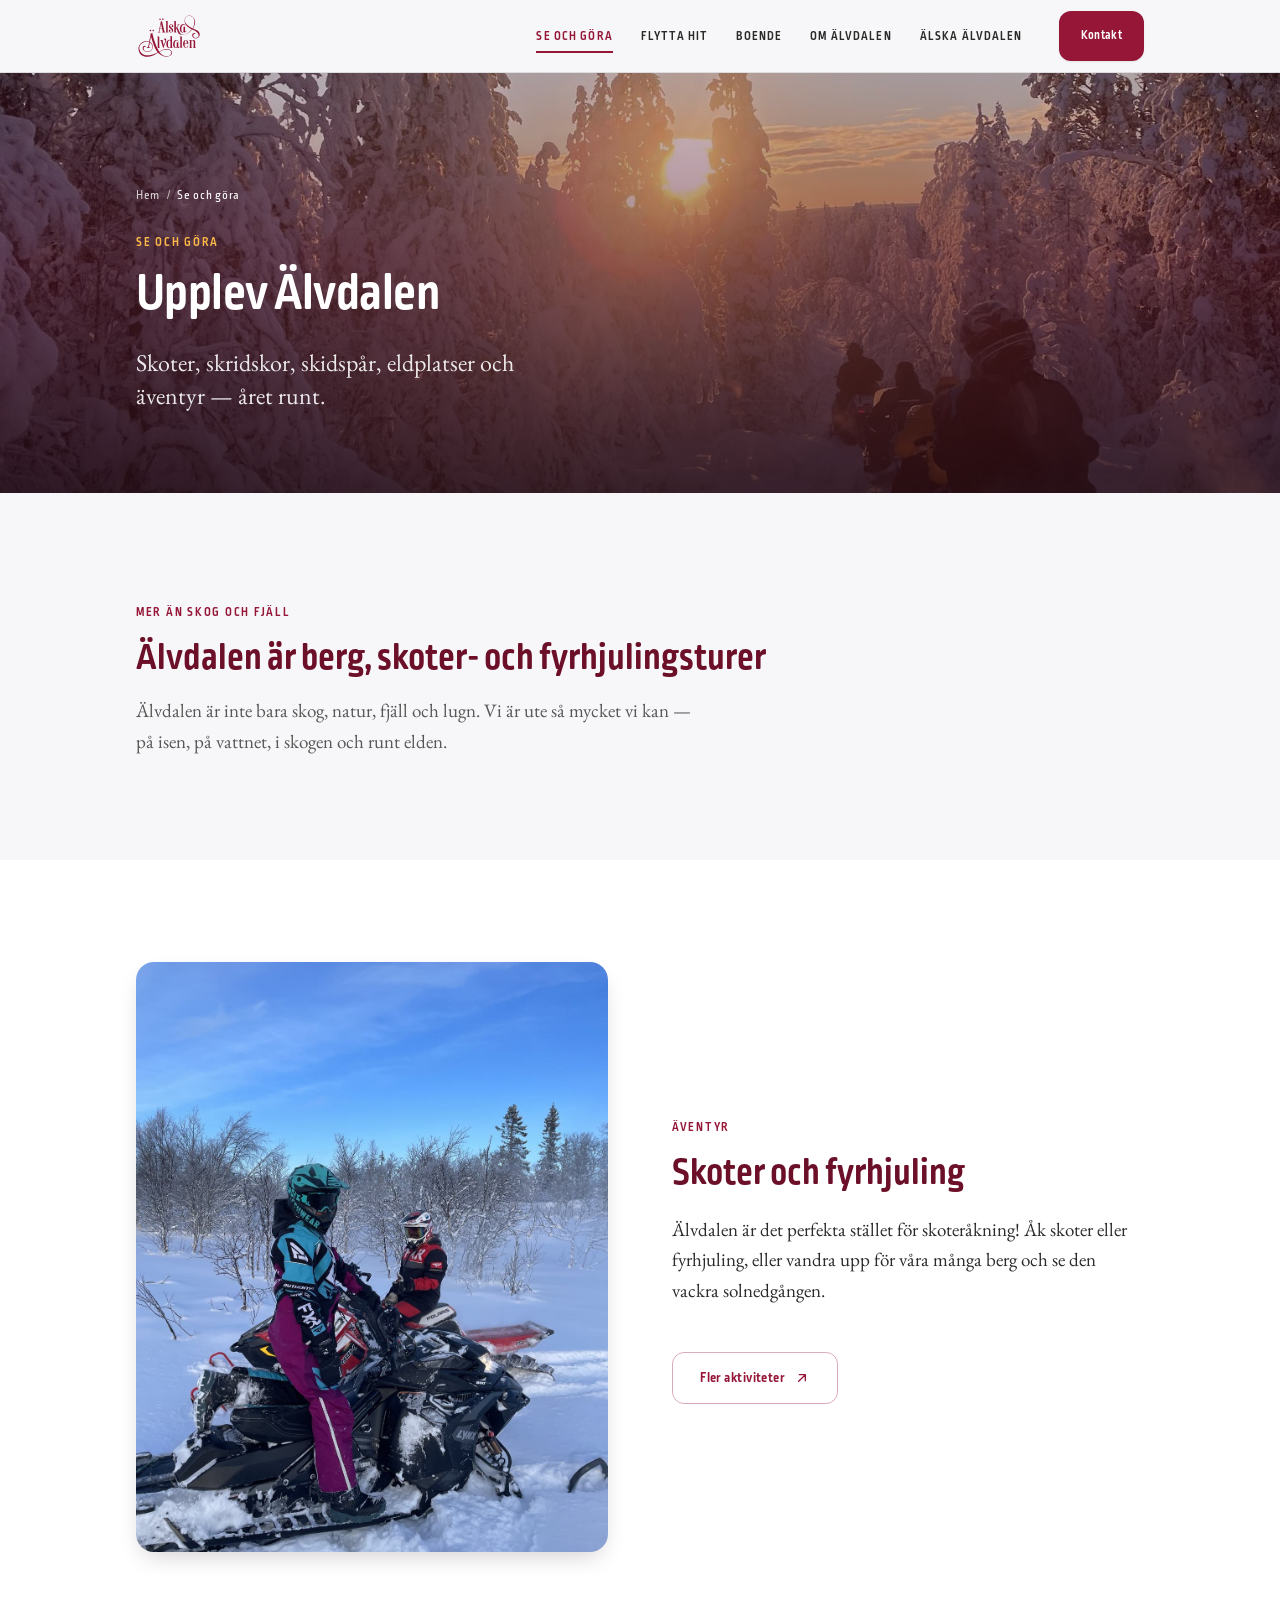
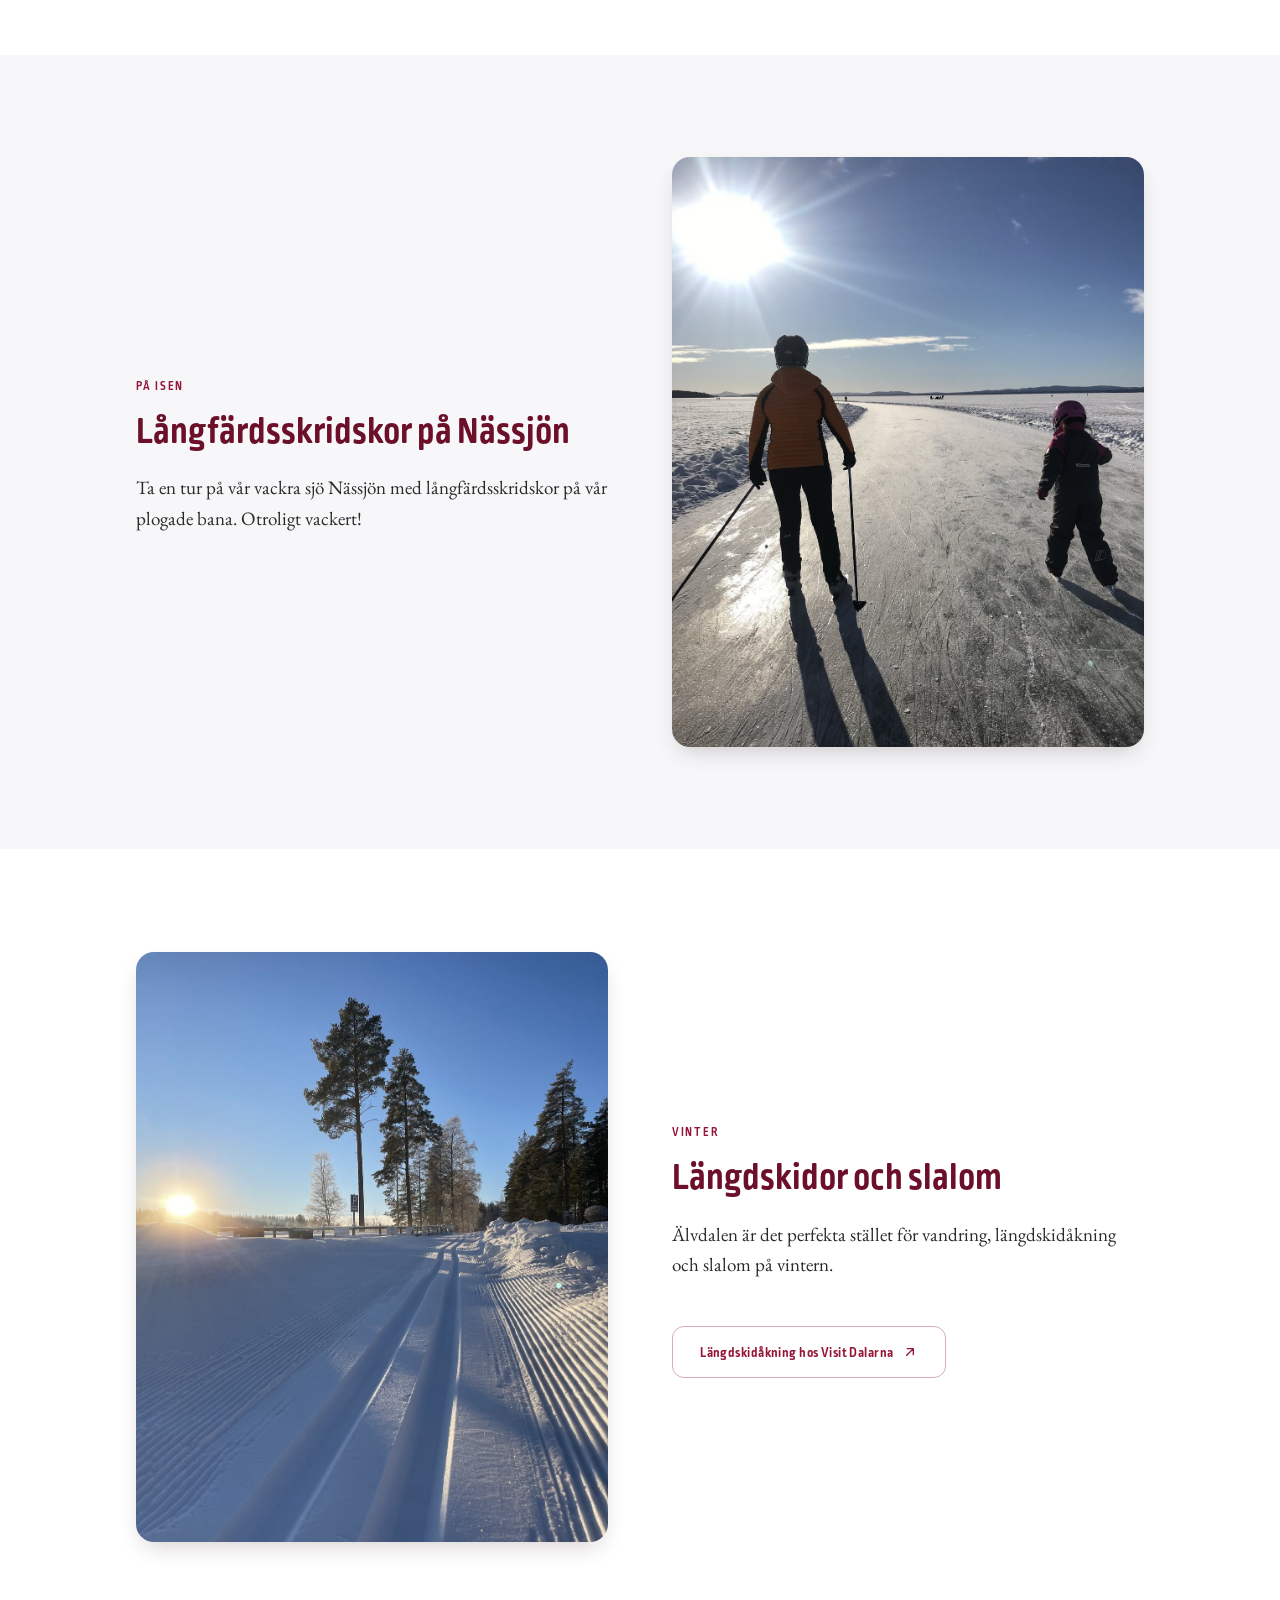
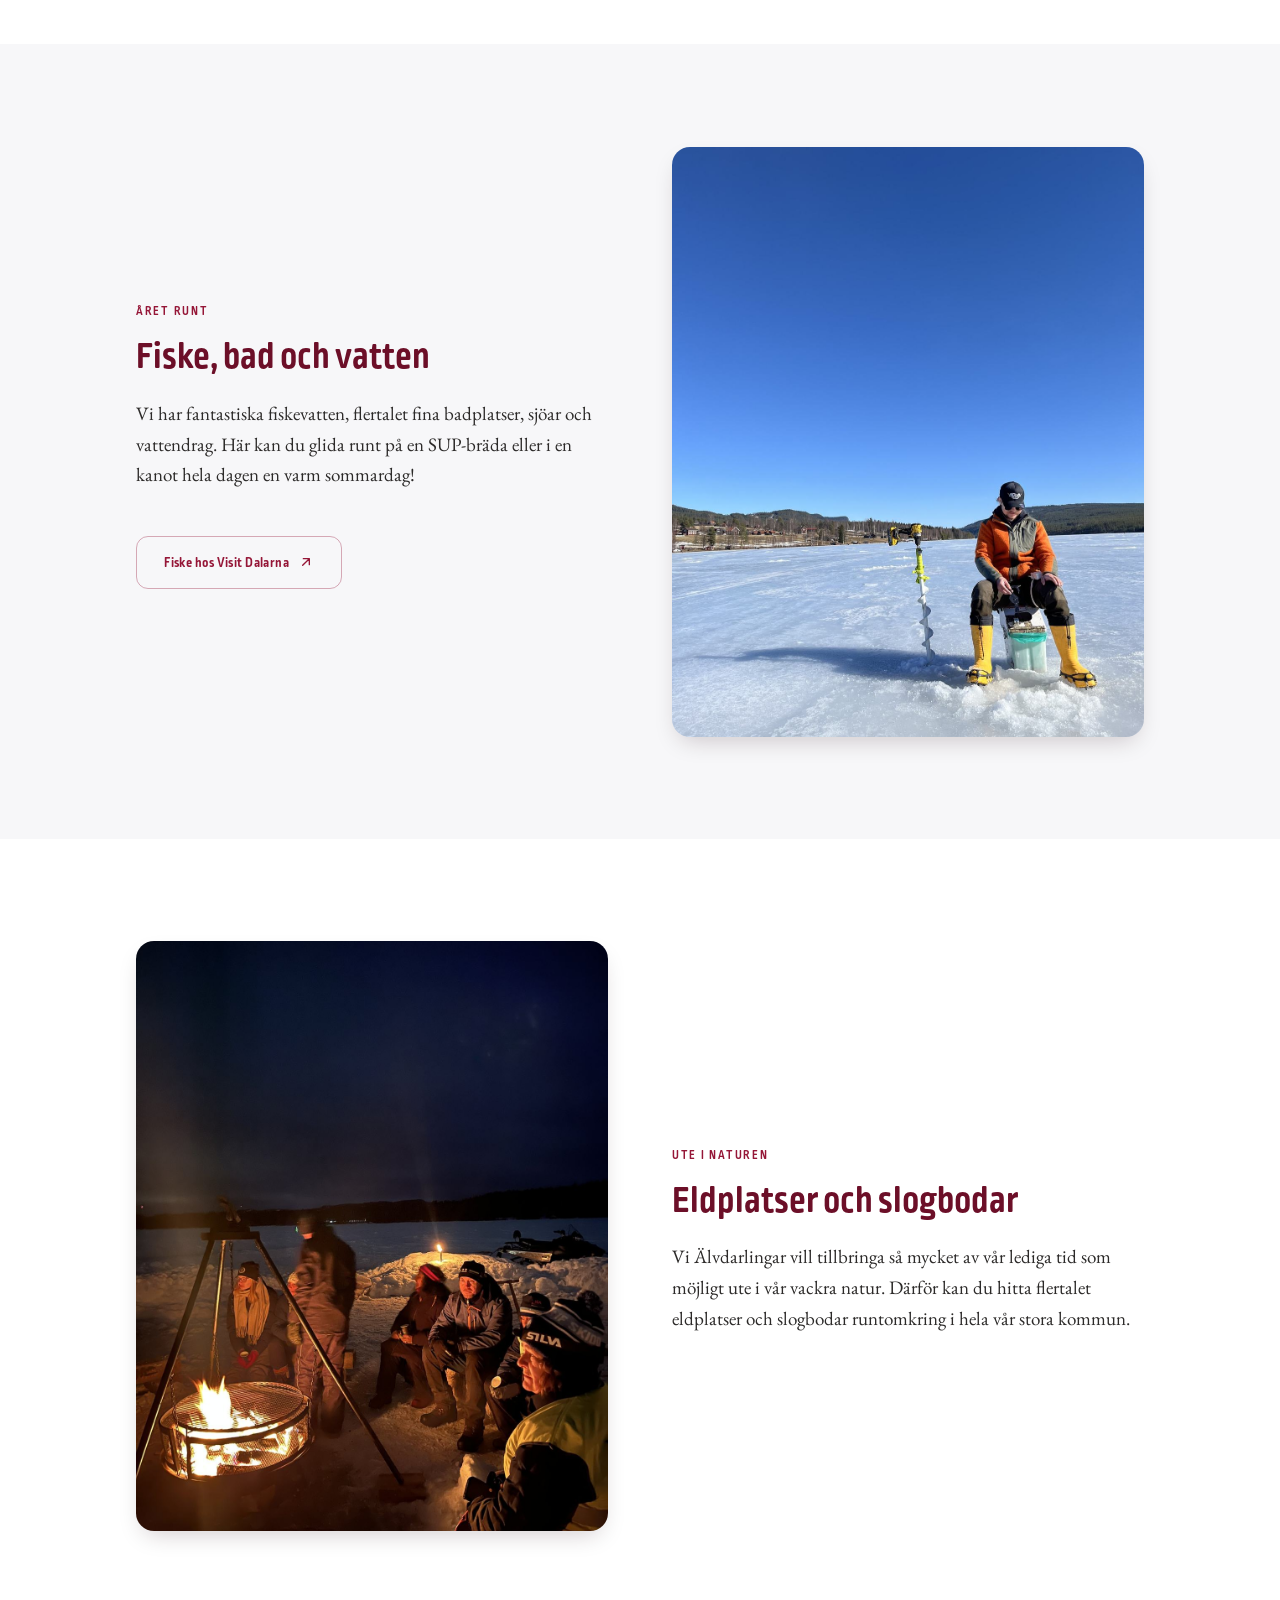
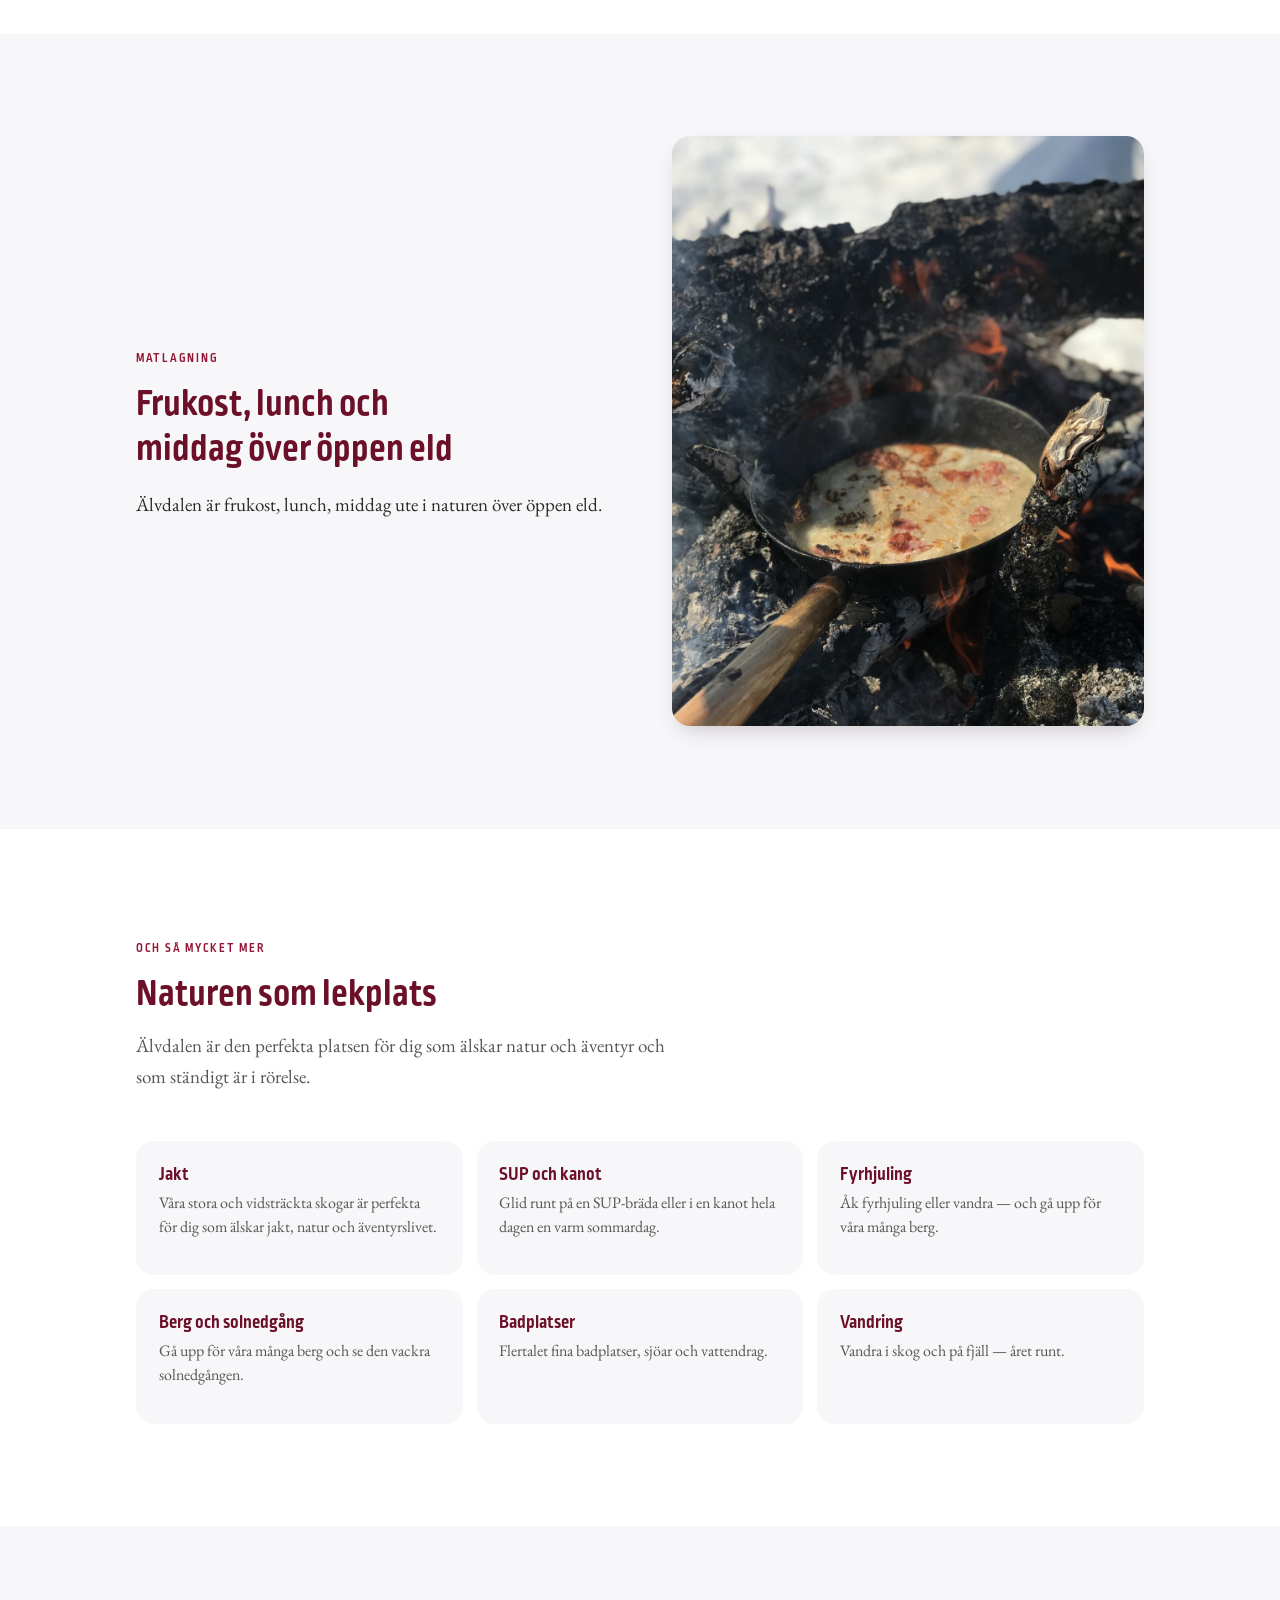
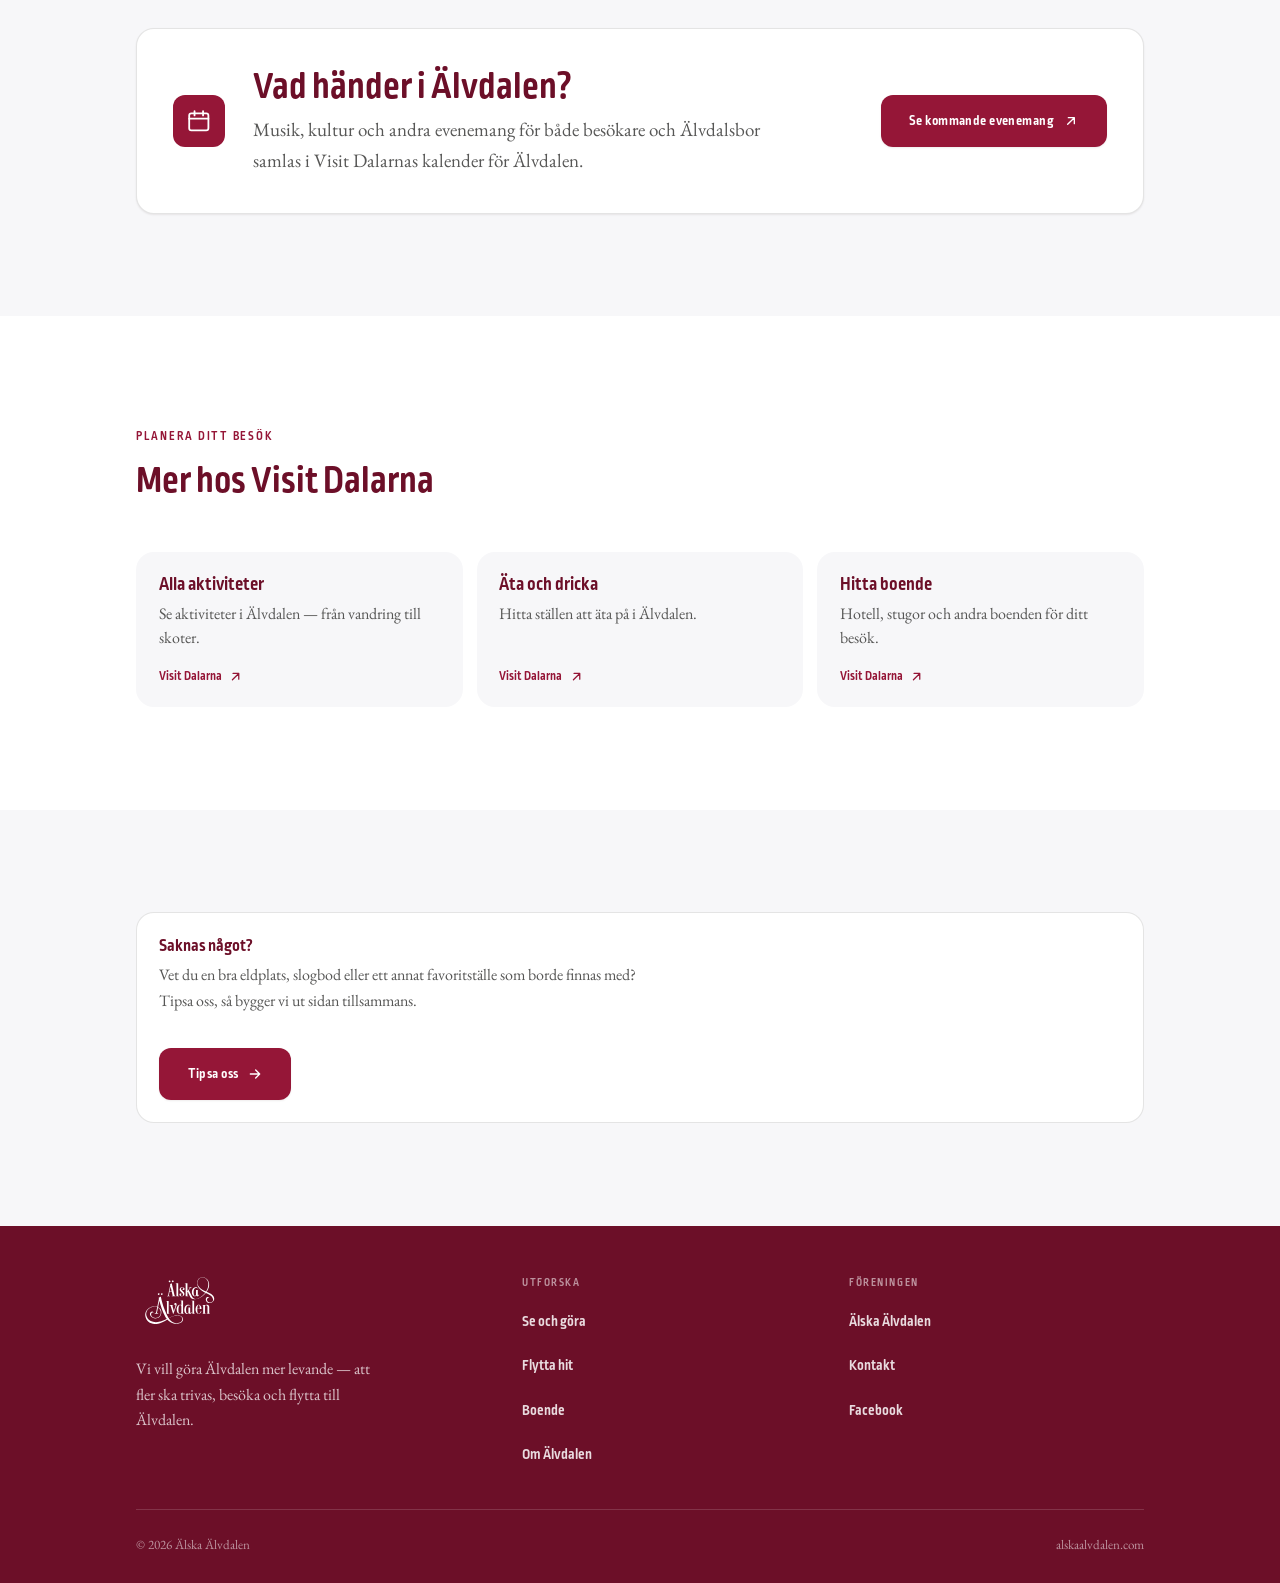
<file: se-och-gora.html>
<!doctype html>
<html lang="sv">
<head>
  <meta charset="UTF-8">
  <meta name="viewport" content="width=device-width, initial-scale=1, viewport-fit=cover">
  <title>Se och göra i Älvdalen — skoter, skridskor, eldplatser och mer | Älska Älvdalen</title>
  <meta name="description" content="Skoter, långfärdsskridskor på Nässjön, längdskidor, fiske, SUP, kanot, jakt, fyrhjuling, eldplatser och slogbodar. Se och göra i Älvdalen, året runt.">
  <link rel="canonical" href="https://alskaalvdalen.com/se-och-gora.html">
  <script>document.documentElement.classList.add('js')</script>

  <link rel="icon" href="assets/img/favicon/favicon.ico" sizes="32x32">
  <link rel="icon" type="image/png" sizes="192x192" href="assets/img/favicon/icon-192.png">
  <link rel="apple-touch-icon" href="assets/img/favicon/apple-touch-icon.png">
  <link rel="manifest" href="assets/img/favicon/site.webmanifest">
  <meta name="theme-color" content="#951637">

  <meta property="og:type" content="website">
  <meta property="og:site_name" content="Älska Älvdalen">
  <meta property="og:title" content="Se och göra i Älvdalen — skoter, skridskor, eldplatser och mer | Älska Älvdalen">
  <meta property="og:description" content="Skoter, långfärdsskridskor på Nässjön, längdskidor, fiske, SUP, kanot, jakt, fyrhjuling, eldplatser och slogbodar. Se och göra i Älvdalen, året runt.">
  <meta property="og:image" content="https://alskaalvdalen.com/assets/img/og-image.jpg">
  <meta property="og:url" content="https://alskaalvdalen.com/se-och-gora.html">
  <meta property="og:locale" content="sv_SE">
  <meta name="twitter:card" content="summary_large_image">
  <meta name="twitter:title" content="Se och göra i Älvdalen — skoter, skridskor, eldplatser och mer | Älska Älvdalen">
  <meta name="twitter:description" content="Skoter, långfärdsskridskor på Nässjön, längdskidor, fiske, SUP, kanot, jakt, fyrhjuling, eldplatser och slogbodar. Se och göra i Älvdalen, året runt.">
  <meta name="twitter:image" content="https://alskaalvdalen.com/assets/img/og-image.jpg">

  <link rel="stylesheet" href="assets/css/style.css">
</head>
<body>
  <a class="skip-link" href="#main">Hoppa till innehåll</a>

  <header class="site-header">
    <div class="wrap site-header__inner">
      <a class="wordmark" href="index.html" aria-label="Älska Älvdalen, startsidan">
        <img src="assets/img/logo/alska-alvdalen-purpur.svg" alt="Älska Älvdalen" width="120" height="48">
      </a>
      <button class="nav-toggle" aria-expanded="false" aria-controls="primary-nav" aria-label="Öppna meny">
        <span class="nav-toggle__bar"></span>
        <span class="nav-toggle__bar"></span>
        <span class="nav-toggle__bar"></span>
      </button>
      <nav class="nav" id="primary-nav" data-open="false" aria-label="Huvudmeny">
        <a class="nav__link" href="se-och-gora.html" aria-current="page">Se och göra</a>
        <a class="nav__link" href="flytta-hit.html">Flytta hit</a>
        <a class="nav__link" href="boende.html">Boende</a>
        <a class="nav__link" href="om-alvdalen.html">Om Älvdalen</a>
        <a class="nav__link" href="alska-alvdalen.html">Älska Älvdalen</a>
        <div class="nav__cta"><a class="btn btn--primary" href="kontakt.html">Kontakt</a></div>
        <p class="nav__meta">Vi vill göra Älvdalen mer levande</p>
      </nav>
    </div>
  </header>

  <main id="main">
    <section class="page-hero">
    <div class="page-hero__media"><img src="assets/img/hero-skoter.jpg" alt="Skoterfärd genom snötyngd skog mot en lysande sol." width="1800" height="1000" style="object-position:50% 45%" fetchpriority="high"></div>
      <div class="wrap">
        <p class="crumbs"><a href="index.html">Hem</a><span>/</span>Se och göra</p>
        <p class="eyebrow">Se och göra</p>
        <h1>Upplev Älvdalen</h1>
        <p class="page-hero__lead">Skoter, skridskor, skidspår, eldplatser och äventyr — året runt.</p>
      </div>
    </section>

    <section class="section section--tint">
      <div class="wrap">
        <div class="section-head" style="margin-bottom:0;">
          <p class="eyebrow">Mer än skog och fjäll</p>
          <h2>Älvdalen är berg, skoter- och fyrhjulingsturer</h2>
          <p>Älvdalen är inte bara skog, natur, fjäll och lugn. Vi är ute så mycket vi kan — på isen, på vattnet, i skogen och runt elden.</p>
        </div>
      </div>
    </section>

    <section id="skoter" class="section section--ljus">
      <div class="wrap split">
        <div class="split__media reveal">
          <img src="assets/img/skoter-hjalmar.jpg" alt="Två personer i hjälmar på skotrar i snöig terräng." loading="lazy" width="1125" height="1500">
        </div>
        <div class="reveal">
          <p class="eyebrow">Äventyr</p>
          <h2>Skoter och fyrhjuling</h2>
          <p>Älvdalen är det perfekta stället för skoteråkning! Åk skoter eller fyrhjuling, eller vandra upp för våra många berg och se den vackra solnedgången.</p>
          <a class="btn btn--outline" href="https://www.visitdalarna.se/alvdalen/aktiviteter" target="_blank" rel="noopener">Fler aktiviteter <svg viewBox="0 0 24 24" fill="none" stroke="currentColor" stroke-width="2" stroke-linecap="round" stroke-linejoin="round" aria-hidden="true"><path d="M7 17L17 7M8 7h9v9"/></svg></a>
        </div>
      </div>
    </section>

    <section id="skridskor" class="section section--tint">
      <div class="wrap split split--reverse">
        <div class="split__media reveal">
          <img src="assets/img/skridsko-is.jpg" alt="Två personer med stavar på en plogad isbana i motljus." loading="lazy" width="1125" height="1500">
        </div>
        <div class="reveal">
          <p class="eyebrow">På isen</p>
          <h2>Långfärdsskridskor på Nässjön</h2>
          <p>Ta en tur på vår vackra sjö Nässjön med långfärdsskridskor på vår plogade bana. Otroligt vackert!</p>
          
        </div>
      </div>
    </section>

    <section id="skidor" class="section section--ljus">
      <div class="wrap split">
        <div class="split__media reveal">
          <img src="assets/img/langdskidspar.jpg" alt="Preparerade längdskidspår i solnedgång." loading="lazy" width="1125" height="1500">
        </div>
        <div class="reveal">
          <p class="eyebrow">Vinter</p>
          <h2>Längdskidor och slalom</h2>
          <p>Älvdalen är det perfekta stället för vandring, längdskidåkning och slalom på vintern.</p>
          <a class="btn btn--outline" href="https://www.visitdalarna.se/langdskidakning/alvdalen" target="_blank" rel="noopener">Längdskidåkning hos Visit Dalarna <svg viewBox="0 0 24 24" fill="none" stroke="currentColor" stroke-width="2" stroke-linecap="round" stroke-linejoin="round" aria-hidden="true"><path d="M7 17L17 7M8 7h9v9"/></svg></a>
        </div>
      </div>
    </section>

    <section id="fiske" class="section section--tint">
      <div class="wrap split split--reverse">
        <div class="split__media reveal">
          <img src="assets/img/pilkfiske.jpg" alt="En person pilkar på en solig, snötäckt sjö." loading="lazy" width="1125" height="1500">
        </div>
        <div class="reveal">
          <p class="eyebrow">Året runt</p>
          <h2>Fiske, bad och vatten</h2>
          <p>Vi har fantastiska fiskevatten, flertalet fina badplatser, sjöar och vattendrag. Här kan du glida runt på en SUP-bräda eller i en kanot hela dagen en varm sommardag!</p>
          <a class="btn btn--outline" href="https://www.visitdalarna.se/fiska/alvdalen" target="_blank" rel="noopener">Fiske hos Visit Dalarna <svg viewBox="0 0 24 24" fill="none" stroke="currentColor" stroke-width="2" stroke-linecap="round" stroke-linejoin="round" aria-hidden="true"><path d="M7 17L17 7M8 7h9v9"/></svg></a>
        </div>
      </div>
    </section>

    <section id="eldplatser" class="section section--ljus">
      <div class="wrap split">
        <div class="split__media reveal">
          <img src="assets/img/bal-natt.jpg" alt="Människor samlade kring en brasa på natten." loading="lazy" width="1125" height="1500">
        </div>
        <div class="reveal">
          <p class="eyebrow">Ute i naturen</p>
          <h2>Eldplatser och slogbodar</h2>
          <p>Vi Älvdarlingar vill tillbringa så mycket av vår lediga tid som möjligt ute i vår vackra natur. Därför kan du hitta flertalet eldplatser och slogbodar runtomkring i hela vår stora kommun.</p>
          
        </div>
      </div>
    </section>

    <section id="eld" class="section section--tint">
      <div class="wrap split split--reverse">
        <div class="split__media reveal">
          <img src="assets/img/mat-over-eld.jpg" alt="Mat tillagas i en stekpanna över öppen eld." loading="lazy" width="1125" height="1500">
        </div>
        <div class="reveal">
          <p class="eyebrow">Matlagning</p>
          <h2>Frukost, lunch och middag över öppen eld</h2>
          <p>Älvdalen är frukost, lunch, middag ute i naturen över öppen eld.</p>
          
        </div>
      </div>
    </section>

    <section class="section section--ljus">
      <div class="wrap">
        <div class="section-head">
          <p class="eyebrow">Och så mycket mer</p>
          <h2>Naturen som lekplats</h2>
          <p>Älvdalen är den perfekta platsen för dig som älskar natur och äventyr och som ständigt är i rörelse.</p>
        </div>
        <div class="link-grid link-grid--3">
          <div class="link-card reveal"><h3>Jakt</h3><p>Våra stora och vidsträckta skogar är perfekta för dig som älskar jakt, natur och äventyrslivet.</p></div>
          <div class="link-card reveal"><h3>SUP och kanot</h3><p>Glid runt på en SUP-bräda eller i en kanot hela dagen en varm sommardag.</p></div>
          <div class="link-card reveal"><h3>Fyrhjuling</h3><p>Åk fyrhjuling eller vandra — och gå upp för våra många berg.</p></div>
          <div class="link-card reveal"><h3>Berg och solnedgång</h3><p>Gå upp för våra många berg och se den vackra solnedgången.</p></div>
          <div class="link-card reveal"><h3>Badplatser</h3><p>Flertalet fina badplatser, sjöar och vattendrag.</p></div>
          <div class="link-card reveal"><h3>Vandring</h3><p>Vandra i skog och på fjäll — året runt.</p></div>
        </div>
      </div>
    </section>

    <section class="section section--tint">
      <div class="wrap">
        <div class="event-cta reveal" id="kalender">
          <span class="event-cta__icon"><svg viewBox="0 0 24 24" fill="none" stroke="currentColor" stroke-width="1.7" stroke-linecap="round" stroke-linejoin="round" aria-hidden="true"><rect x="3" y="5" width="18" height="16" rx="2"/><path d="M3 10h18M8 3v4M16 3v4"/></svg></span>
          <div>
            <h2>Vad händer i Älvdalen?</h2>
            <p>Musik, kultur och andra evenemang för både besökare och Älvdalsbor samlas i Visit Dalarnas kalender för Älvdalen.</p>
          </div>
          <a class="btn btn--primary" href="https://www.visitdalarna.se/alvdalen/evenemang" target="_blank" rel="noopener">Se kommande evenemang <svg viewBox="0 0 24 24" fill="none" stroke="currentColor" stroke-width="2" stroke-linecap="round" stroke-linejoin="round" aria-hidden="true"><path d="M7 17L17 7M8 7h9v9"/></svg></a>
        </div>
      </div>
    </section>

    <section class="section section--ljus">
      <div class="wrap">
        <div class="section-head">
          <p class="eyebrow">Planera ditt besök</p>
          <h2>Mer hos Visit Dalarna</h2>
        </div>
        <div class="link-grid link-grid--3">
          <a class="link-card reveal" href="https://www.visitdalarna.se/alvdalen/aktiviteter" target="_blank" rel="noopener">
            <h3>Alla aktiviteter</h3>
            <p>Se aktiviteter i Älvdalen — från vandring till skoter.</p>
            <span class="link-card__go">Visit Dalarna <svg viewBox="0 0 24 24" fill="none" stroke="currentColor" stroke-width="2" stroke-linecap="round" stroke-linejoin="round" aria-hidden="true"><path d="M7 17L17 7M8 7h9v9"/></svg></span>
          </a>
          <a class="link-card reveal" href="https://www.visitdalarna.se/alvdalen/ata" target="_blank" rel="noopener">
            <h3>Äta och dricka</h3>
            <p>Hitta ställen att äta på i Älvdalen.</p>
            <span class="link-card__go">Visit Dalarna <svg viewBox="0 0 24 24" fill="none" stroke="currentColor" stroke-width="2" stroke-linecap="round" stroke-linejoin="round" aria-hidden="true"><path d="M7 17L17 7M8 7h9v9"/></svg></span>
          </a>
          <a class="link-card reveal" href="https://www.visitdalarna.se/boende/alvdalen" target="_blank" rel="noopener">
            <h3>Hitta boende</h3>
            <p>Hotell, stugor och andra boenden för ditt besök.</p>
            <span class="link-card__go">Visit Dalarna <svg viewBox="0 0 24 24" fill="none" stroke="currentColor" stroke-width="2" stroke-linecap="round" stroke-linejoin="round" aria-hidden="true"><path d="M7 17L17 7M8 7h9v9"/></svg></span>
          </a>
        </div>
      </div>
    </section>

    <section class="section section--tint">
      <div class="wrap">
        <div class="note reveal">
          <h3>Saknas något?</h3>
          <p>Vet du en bra eldplats, slogbod eller ett annat favoritställe som borde finnas med? Tipsa oss, så bygger vi ut sidan tillsammans.</p>
          <a class="btn btn--primary" href="kontakt.html">Tipsa oss <svg viewBox="0 0 24 24" fill="none" stroke="currentColor" stroke-width="2" stroke-linecap="round" stroke-linejoin="round" aria-hidden="true"><path d="M5 12h14M13 6l6 6-6 6"/></svg></a>
        </div>
      </div>
    </section>
  </main>

  <footer class="site-footer">
    <div class="wrap">
      <div class="footer-grid">
        <div>
          <a class="wordmark" href="index.html" aria-label="Älska Älvdalen, startsidan">
            <img src="assets/img/logo/alska-alvdalen-vit.svg" alt="Älska Älvdalen" width="120" height="48">
          </a>
          <p class="footer-tag">Vi vill göra Älvdalen mer levande — att fler ska trivas, besöka och flytta till Älvdalen.</p>
        </div>
        <nav class="footer-nav" aria-label="Utforska">
          <span class="footer-nav__label">Utforska</span>
          <a href="se-och-gora.html">Se och göra</a>
          <a href="flytta-hit.html">Flytta hit</a>
          <a href="boende.html">Boende</a>
          <a href="om-alvdalen.html">Om Älvdalen</a>
        </nav>
        <nav class="footer-nav" aria-label="Föreningen">
          <span class="footer-nav__label">Föreningen</span>
          <a href="alska-alvdalen.html">Älska Älvdalen</a>
          <a href="kontakt.html">Kontakt</a>
          <a href="https://facebook.com/alskaalvdalen" target="_blank" rel="noopener">Facebook</a>
        </nav>
      </div>
      <div class="footer-bottom">
        <span>© <span id="year"></span> Älska Älvdalen</span>
        <span>alskaalvdalen.com</span>
      </div>
    </div>
  </footer>

  <script src="assets/js/main.js"></script>
  <script>document.getElementById('year').textContent = new Date().getFullYear();</script>
</body>
</html>
</file>
<file: assets/css/style.css>
/* ==========================================================================
   Älska Älvdalen — stylesheet (mobil-först)
   Byggd efter Grafisk manual 2015. Färgvärden är de officiella ur manualens
   avsnitt 3.1 (CMYK/RGB/Pantone), extraherade exakt:
     Purpur     CMYK 27/100/62/28  RGB 149/22/55   Pantone 1955 C
     Skogsgrön  CMYK 75/38/95/31   RGB 66/100/46   Pantone 7742 C
     Solgul     CMYK 0/32/78/0     RGB 250/185/72  Pantone 136 C
     Mörkgrå    CMYK 0/0/0/80      RGB 87/87/86
     Ljusgrå    CMYK 4/3/2/0       RGB 247/247/249
   Stilarna skrivs för liten skärm först; större skärmar läggs på med
   min-width. ========================================================================== */

/* -- Typsnitt --------------------------------------------------------------- */
/* Ropa Soft Pro är på plats (riktiga fontfiler). Garamond Premier Pro saknas
   fortfarande för brödtexten — EB Garamond från Google Fonts fyller in tills
   dess. Se assets/fonts/README.md. */
@import url('https://fonts.googleapis.com/css2?family=EB+Garamond:ital,wght@0,400;0,500;0,600;1,400&display=swap');

@font-face {
  font-family: 'Ropa Soft Pro';
  src: url('../fonts/ropa-soft-pro-light.woff2') format('woff2');
  font-weight: 300;
  font-style: normal;
  font-display: swap;
}
@font-face {
  font-family: 'Ropa Soft Pro';
  src: url('../fonts/ropa-soft-pro-regular.woff2') format('woff2');
  font-weight: 400;
  font-style: normal;
  font-display: swap;
}
@font-face {
  font-family: 'Ropa Soft Pro';
  src: url('../fonts/ropa-soft-pro-bold.woff2') format('woff2');
  font-weight: 700;
  font-style: normal;
  font-display: swap;
}

:root {
  /* Färger — exakt ur grafisk manual 3.1 */
  --purpur: #951637;
  --purpur-dark: #6c0f28;
  --purpur-deep: #240710;
  --skogsgron: #42642E;
  --skogsgron-dark: #2f4a20;
  --solgul: #FAB948;
  --morkgra: #575756;
  --ljusgra: #F7F7F9;
  --vit: #FFFFFF;
  --text: #2c2a29;
  --linje: rgba(87, 87, 86, 0.16);

  --font-heading: 'Ropa Soft Pro', system-ui, sans-serif;
  --font-body: 'EB Garamond', 'Garamond Premier Pro', Georgia, serif;

  /* Typografisk skala (fluid) */
  --step-0: clamp(1.0625rem, 1rem + 0.3vw, 1.1875rem);
  --step-1: clamp(1.25rem, 1.15rem + 0.5vw, 1.5rem);
  --step-2: clamp(1.7rem, 1.45rem + 1.2vw, 2.5rem);
  --step-3: clamp(2.1rem, 1.7rem + 2vw, 3.6rem);
  --step-4: clamp(2.5rem, 2rem + 3vw, 4.75rem);

  --content-width: 70rem;
  --gutter: clamp(1.25rem, 5vw, 3.5rem);
  --header-h: 64px;

  /* Formspråk */
  --radius-sm: 8px;
  --radius-md: 12px;
  --radius-lg: 18px;
  --shadow-sm: 0 1px 2px rgba(36, 7, 16, 0.08);
  --shadow-md: 0 10px 24px -8px rgba(36, 7, 16, 0.22);
  --shadow-lg: 0 24px 48px -16px rgba(36, 7, 16, 0.3);
  --ease: cubic-bezier(0.22, 0.8, 0.28, 1);
}

/* -- Reset ----------------------------------------------------------------- */
*, *::before, *::after { box-sizing: border-box; }
html { scroll-behavior: smooth; scroll-padding-top: calc(var(--header-h) + 1rem); -webkit-text-size-adjust: 100%; }
html.nav-open { overflow: hidden; }
body {
  margin: 0;
  background: var(--ljusgra);
  color: var(--text);
  font-family: var(--font-body);
  font-size: var(--step-0);
  line-height: 1.62;
  -webkit-font-smoothing: antialiased;
}
img { max-width: 100%; display: block; }
a { color: inherit; }
h1, h2, h3, h4 {
  font-family: var(--font-heading);
  font-weight: 700;
  line-height: 1.15;
  margin: 0 0 0.5em;
  color: var(--purpur-dark);
  text-wrap: balance;
}
h2 { font-size: var(--step-2); }
h3 { font-size: var(--step-1); }
p { max-width: 62ch; margin: 0 0 1.1em; }
p:last-child { margin-bottom: 0; }
::selection { background: var(--solgul); color: var(--purpur-deep); }

@media (prefers-reduced-motion: reduce) {
  html { scroll-behavior: auto; }
  * { animation-duration: 0.001ms !important; transition-duration: 0.001ms !important; }
}

:focus-visible {
  outline: 3px solid var(--solgul);
  outline-offset: 3px;
  border-radius: 2px;
}

/* -- Layout ----------------------------------------------------------------- */
.wrap {
  max-width: var(--content-width);
  margin-inline: auto;
  padding-inline: var(--gutter);
}
.section { padding-block: clamp(3rem, 8vw, 6.5rem); }
.section--tight { padding-block: clamp(2rem, 5vw, 3.5rem); }
.section--purpur { background: var(--purpur); color: var(--vit); }
.section--purpur h2, .section--purpur h3 { color: var(--vit); }
.section--skog { background: var(--skogsgron); color: var(--vit); }
.section--skog h2, .section--skog h3 { color: var(--vit); }
.section--tint { background: var(--ljusgra); }
.section--ljus { background: var(--vit); }

.eyebrow {
  display: inline-block;
  font-family: var(--font-heading);
  font-weight: 600;
  font-size: 0.78rem;
  letter-spacing: 0.14em;
  text-transform: uppercase;
  color: var(--purpur);
  margin: 0 0 0.85rem;
}
.section--purpur .eyebrow, .section--skog .eyebrow,
.hero .eyebrow, .page-hero .eyebrow, .section--photobg .eyebrow { color: var(--solgul); }

.section-head { max-width: 40rem; margin-bottom: clamp(1.75rem, 5vw, 3rem); }
.section-head--center { margin-inline: auto; text-align: center; }
.section-head--center p { margin-inline: auto; }
.section-head h2 { margin-bottom: 0.4em; }
.section-head p:last-child { color: var(--morkgra); }
.section--purpur .section-head p:last-child,
.section--skog .section-head p:last-child { color: rgba(255,255,255,0.85); }

.lead { font-size: var(--step-1); line-height: 1.45; }

/* -- Header / navigation (mobil: helskärmsmeny under headern) ---------------- */
.site-header {
  position: sticky;
  top: 0;
  z-index: 50;
  border-bottom: 1px solid var(--linje);
}
/* Bakgrund + blur ligger på ett pseudoelement: backdrop-filter direkt på
   headern skulle göra den till containing block för den fasta mobilmenyn. */
.site-header::before {
  content: "";
  position: absolute;
  inset: 0;
  z-index: -1;
  background: rgba(247, 247, 249, 0.92);
  backdrop-filter: blur(10px) saturate(1.4);
  -webkit-backdrop-filter: blur(10px) saturate(1.4);
}
.site-header__inner {
  display: flex;
  align-items: center;
  justify-content: space-between;
  height: var(--header-h);
}
.wordmark { display: inline-flex; }
.wordmark img { height: 40px; width: auto; }

.nav-toggle {
  display: inline-flex;
  flex-direction: column;
  justify-content: center;
  align-items: center;
  gap: 5px;
  width: 46px;
  height: 46px;
  margin-right: -10px;
  background: none;
  border: none;
  border-radius: var(--radius-sm);
  padding: 0;
  cursor: pointer;
  -webkit-tap-highlight-color: transparent;
}
.nav-toggle:active { background: rgba(149, 22, 55, 0.08); }
.nav-toggle__bar {
  display: block;
  width: 22px;
  height: 2px;
  background: var(--purpur-dark);
  border-radius: 2px;
  transition: transform 0.28s var(--ease), opacity 0.2s ease;
}
.nav-toggle[aria-expanded="true"] .nav-toggle__bar:nth-child(1) { transform: translateY(7px) rotate(45deg); }
.nav-toggle[aria-expanded="true"] .nav-toggle__bar:nth-child(2) { opacity: 0; }
.nav-toggle[aria-expanded="true"] .nav-toggle__bar:nth-child(3) { transform: translateY(-7px) rotate(-45deg); }

.nav {
  position: fixed;
  inset: var(--header-h) 0 0 0;
  background: var(--vit);
  display: flex;
  flex-direction: column;
  padding: 1rem var(--gutter) calc(1.5rem + env(safe-area-inset-bottom));
  overflow-y: auto;
  visibility: hidden;
  opacity: 0;
  transform: translateY(-8px);
  transition: opacity 0.22s var(--ease), transform 0.22s var(--ease), visibility 0s linear 0.22s;
}
.nav[data-open="true"] {
  visibility: visible;
  opacity: 1;
  transform: none;
  transition-delay: 0s;
}
.nav__link {
  display: flex;
  align-items: center;
  justify-content: space-between;
  font-family: var(--font-heading);
  font-weight: 700;
  font-size: 1.4rem;
  color: var(--purpur-dark);
  text-decoration: none;
  padding: 1.05rem 0;
  border-bottom: 1px solid var(--linje);
  min-height: 56px;
}
.nav__link::after {
  content: "";
  width: 10px;
  height: 10px;
  border-top: 2px solid rgba(149, 22, 55, 0.45);
  border-right: 2px solid rgba(149, 22, 55, 0.45);
  transform: rotate(45deg);
  flex: none;
}
.nav__link[aria-current="page"] { color: var(--purpur); }
.nav__cta { margin-top: auto; padding-top: 1.75rem; }
.nav__cta .btn { width: 100%; }
.nav__meta {
  margin-top: 1.25rem;
  font-size: 0.9rem;
  color: var(--morkgra);
  text-align: center;
}

@media (min-width: 62rem) {
  :root { --header-h: 72px; }
  .wordmark img { height: 46px; }
  .nav-toggle { display: none; }
  .nav {
    position: static;
    inset: auto;
    flex-direction: row;
    align-items: center;
    gap: clamp(1.1rem, 2.2vw, 2rem);
    background: none;
    padding: 0;
    overflow: visible;
    visibility: visible;
    opacity: 1;
    transform: none;
  }
  .nav__link {
    position: relative;
    font-weight: 600;
    font-size: 0.78rem;
    letter-spacing: 0.09em;
    text-transform: uppercase;
    color: var(--text);
    padding: 0.4rem 0;
    border-bottom: none;
    min-height: 0;
  }
  .nav__link::after {
    content: "";
    position: absolute;
    left: 0; right: 100%; bottom: 0;
    width: auto; height: 2px;
    border: none;
    background: var(--purpur);
    transform: none;
    transition: right 0.25s var(--ease);
  }
  .nav__link:hover, .nav__link:focus-visible, .nav__link[aria-current="page"] { color: var(--purpur); }
  .nav__link:hover::after, .nav__link:focus-visible::after, .nav__link[aria-current="page"]::after { right: 0; }
  .nav__cta { margin: 0 0 0 0.5rem; padding: 0; }
  .nav__cta .btn { width: auto; padding: 0.7rem 1.3rem; font-size: 0.8rem; }
  .nav__meta { display: none; }
}

/* -- Knappar -------------------------------------------------------------------
   Bas + varianter, med riktiga hover/active-lägen. Minst 48 px höga på mobil. */
.btn {
  position: relative;
  display: inline-flex;
  align-items: center;
  justify-content: center;
  gap: 0.55rem;
  font-family: var(--font-heading);
  font-weight: 600;
  font-size: 0.9rem;
  letter-spacing: 0.03em;
  min-height: 50px;
  padding: 0.85rem 1.7rem;
  border-radius: var(--radius-md);
  text-decoration: none;
  border: 1.5px solid transparent;
  cursor: pointer;
  -webkit-tap-highlight-color: transparent;
  transition: transform 0.2s var(--ease), box-shadow 0.2s var(--ease),
    background-color 0.2s var(--ease), border-color 0.2s var(--ease), color 0.2s var(--ease);
}
.btn svg { width: 1rem; height: 1rem; flex: none; transition: transform 0.2s var(--ease); }
.btn:hover svg { transform: translateX(3px); }
.btn:active { transform: translateY(0) scale(0.98); }

.btn--primary { background: var(--purpur); color: var(--vit); box-shadow: var(--shadow-sm); }
.btn--primary:hover { background: var(--purpur-dark); transform: translateY(-2px); box-shadow: var(--shadow-md); }

.btn--light { background: var(--vit); color: var(--purpur-dark); box-shadow: var(--shadow-sm); }
.btn--light:hover { background: var(--ljusgra); transform: translateY(-2px); box-shadow: var(--shadow-md); }

.btn--accent { background: var(--solgul); color: var(--purpur-dark); box-shadow: var(--shadow-sm); }
.btn--accent:hover { background: #ffc568; transform: translateY(-2px); box-shadow: 0 10px 24px -8px rgba(144, 93, 11, 0.35); }

.btn--ghost-light {
  background: rgba(255,255,255,0.08);
  color: var(--vit);
  border-color: rgba(255,255,255,0.6);
  backdrop-filter: blur(3px);
}
.btn--ghost-light:hover { background: rgba(255,255,255,0.18); border-color: var(--vit); transform: translateY(-2px); }

.btn--outline { background: transparent; color: var(--purpur); border-color: rgba(149, 22, 55, 0.35); }
.btn--outline:hover { border-color: var(--purpur); background: rgba(149, 22, 55, 0.05); transform: translateY(-2px); }

.btn-row { display: flex; flex-direction: column; gap: 0.75rem; }
@media (min-width: 30rem) { .btn-row { flex-direction: row; flex-wrap: wrap; } }

/* -- Hero (startsida: foto) + sidhero ------------------------------------------ */
.hero {
  position: relative;
  isolation: isolate;
  overflow: hidden;
  display: flex;
  align-items: flex-end;
  color: var(--vit);
  background: linear-gradient(155deg, var(--purpur) 0%, var(--purpur-dark) 60%, var(--purpur-deep) 100%);
  min-height: min(74svh, 640px);
}
.hero__media { position: absolute; inset: 0; z-index: -1; }
.hero__media img { width: 100%; height: 100%; object-fit: cover; object-position: 40% 78%; }
.hero__media::after {
  content: "";
  position: absolute;
  inset: 0;
  background:
    linear-gradient(0deg, rgba(36,7,16,0.74) 0%, rgba(80,12,32,0.34) 48%, rgba(108,15,40,0) 100%);
}
.hero__inner {
  width: 100%;
  padding-top: 4rem;
  padding-bottom: clamp(5.5rem, 14vw, 8rem);
}
.hero h1 {
  color: var(--vit);
  font-size: var(--step-4);
  line-height: 1.04;
  letter-spacing: -0.01em;
  max-width: 16ch;
  margin-bottom: 0.5em;
  text-shadow: 0 2px 24px rgba(36,7,16,0.35);
}
.hero__lead {
  font-size: var(--step-1);
  line-height: 1.4;
  color: rgba(255,255,255,0.92);
  max-width: 30ch;
  margin-bottom: 1.75rem;
}

/* Sidhero: lägre, för undersidor. Fotobakgrund eller varumärkesgrafik. */
.page-hero {
  position: relative;
  isolation: isolate;
  overflow: hidden;
  color: var(--vit);
  background: linear-gradient(155deg, var(--purpur) 0%, var(--purpur-dark) 60%, var(--purpur-deep) 100%);
  padding-block: clamp(3.5rem, 11vw, 7rem) clamp(2.75rem, 8vw, 5rem);
}
.page-hero--skog { background: linear-gradient(155deg, var(--skogsgron) 0%, var(--skogsgron-dark) 70%, #1b2d12 100%); }
.page-hero__media { position: absolute; inset: 0; z-index: -1; }
.page-hero__media img { width: 100%; height: 100%; object-fit: cover; object-position: 50% 55%; }
.page-hero__media::after {
  content: "";
  position: absolute; inset: 0;
  background: linear-gradient(0deg, rgba(36,7,16,0.78) 0%, rgba(80,12,32,0.5) 55%, rgba(80,12,32,0.28) 100%);
}
/* Diskret ljusfläck i hörnet i stället för bildmotiv: håller sidhuvudet rent */
.page-hero--mark::before {
  content: "";
  position: absolute;
  z-index: -1;
  right: -10%;
  top: -40%;
  width: min(90vw, 640px);
  aspect-ratio: 1;
  border-radius: 50%;
  background: radial-gradient(circle, rgba(255,255,255,0.1) 0%, rgba(255,255,255,0) 65%);
  pointer-events: none;
}
.page-hero h1 {
  color: var(--vit);
  font-size: var(--step-3);
  line-height: 1.06;
  letter-spacing: -0.01em;
  max-width: 18ch;
  margin-bottom: 0.45em;
}
.page-hero__lead {
  font-size: var(--step-1);
  line-height: 1.4;
  color: rgba(255,255,255,0.9);
  max-width: 34ch;
  margin: 0;
}
.crumbs { margin: 0 0 1.25rem; font-family: var(--font-heading); font-size: 0.78rem; letter-spacing: 0.06em; }
.crumbs a { color: rgba(255,255,255,0.8); text-decoration: none; }
.crumbs a:hover { color: var(--vit); text-decoration: underline; }
.crumbs span { margin-inline: 0.4rem; opacity: 0.6; }

/* -- Målgruppskort (startsidans tre ingångar) ---------------------------------- */
.audience {
  position: relative;
  z-index: 2;
  margin-top: calc(-1 * clamp(3rem, 9vw, 4.5rem));
  display: grid;
  gap: 0.9rem;
}
@media (min-width: 48rem) { .audience { grid-template-columns: repeat(3, minmax(0, 1fr)); gap: 1.25rem; } }

.aud-card {
  display: flex;
  flex-direction: column;
  min-height: 11rem;
  background: var(--vit);
  color: var(--text);
  border-radius: var(--radius-lg);
  padding: 1.5rem 1.4rem 1.35rem;
  text-decoration: none;
  box-shadow: var(--shadow-lg);
  transition: transform 0.25s var(--ease), box-shadow 0.25s var(--ease);
  -webkit-tap-highlight-color: transparent;
}
.aud-card:hover { transform: translateY(-4px); }
.aud-card:active { transform: scale(0.99); }
.aud-card__icon {
  width: 2.75rem; height: 2.75rem;
  border-radius: 50%;
  display: grid; place-items: center;
  background: rgba(149, 22, 55, 0.09);
  color: var(--purpur);
  margin-bottom: 1rem;
}
.aud-card__icon svg { width: 1.35rem; height: 1.35rem; }
.aud-card h3 { font-size: 1.4rem; margin-bottom: 0.35rem; }
.aud-card p { font-size: 1rem; line-height: 1.5; color: var(--morkgra); margin-bottom: 1rem; }
.aud-card__go {
  margin-top: auto;
  display: inline-flex; align-items: center; gap: 0.45rem;
  font-family: var(--font-heading); font-weight: 600; font-size: 0.85rem;
  color: var(--purpur);
}
.aud-card__go svg { width: 1rem; height: 1rem; transition: transform 0.2s var(--ease); }
.aud-card:hover .aud-card__go svg { transform: translateX(4px); }

.aud-card--purpur { background: var(--purpur); }
.aud-card--purpur h3, .aud-card--purpur .aud-card__go { color: var(--vit); }
.aud-card--purpur p { color: rgba(255,255,255,0.86); }
.aud-card--purpur .aud-card__icon { background: rgba(255,255,255,0.15); color: var(--vit); }
.aud-card--skog { background: var(--skogsgron); }
.aud-card--skog h3, .aud-card--skog .aud-card__go { color: var(--vit); }
.aud-card--skog p { color: rgba(255,255,255,0.88); }
.aud-card--skog .aud-card__icon { background: rgba(255,255,255,0.15); color: var(--vit); }

/* -- Faktakort: horisontell svep-lista på mobil, rutnät på desktop ------------ */
.scroller {
  display: flex;
  gap: 0.9rem;
  overflow-x: auto;
  scroll-snap-type: x mandatory;
  -webkit-overflow-scrolling: touch;
  margin-inline: calc(var(--gutter) * -1);
  padding: 0.25rem var(--gutter) 1.25rem;
  scroll-padding-inline: var(--gutter);
  scrollbar-width: none;
}
.scroller::-webkit-scrollbar { display: none; }
.fact {
  flex: 0 0 78%;
  max-width: 20rem;
  scroll-snap-align: start;
  background: var(--vit);
  border: 1px solid var(--linje);
  border-radius: var(--radius-lg);
  padding: 1.4rem 1.3rem;
}
.fact h3 { font-size: 1.15rem; margin-bottom: 0.4rem; }
.fact p { font-size: 1rem; line-height: 1.5; color: var(--morkgra); }
.scroller + .btn { margin-top: 1.5rem; }
@media (max-width: 47.99rem) { .scroller + .btn { margin-top: 0.25rem; } }
.fact__tag {
  display: inline-block;
  font-family: var(--font-heading); font-weight: 600;
  font-size: 0.68rem; letter-spacing: 0.12em; text-transform: uppercase;
  color: var(--skogsgron);
  margin-bottom: 0.6rem;
}
@media (min-width: 48rem) {
  .scroller {
    display: grid;
    grid-template-columns: repeat(3, minmax(0, 1fr));
    overflow: visible;
    margin-inline: 0;
    padding: 0;
  }
  .fact { flex: none; max-width: none; }
}

/* -- Länkkort (externa/interna ingångar) --------------------------------------- */
.link-grid { display: grid; gap: 0.85rem; }
@media (min-width: 38rem) { .link-grid { grid-template-columns: repeat(2, minmax(0, 1fr)); } }
@media (min-width: 62rem) { .link-grid--3 { grid-template-columns: repeat(3, minmax(0, 1fr)); } }

.link-card {
  display: flex;
  flex-direction: column;
  background: var(--vit);
  border: 1px solid var(--linje);
  border-radius: var(--radius-lg);
  padding: 1.35rem 1.35rem 1.2rem;
  text-decoration: none;
  color: var(--text);
  transition: transform 0.22s var(--ease), box-shadow 0.22s var(--ease), border-color 0.22s var(--ease);
  -webkit-tap-highlight-color: transparent;
}
.link-card:hover { transform: translateY(-3px); box-shadow: var(--shadow-md); border-color: rgba(149,22,55,0.3); }
.link-card h3 { font-size: 1.2rem; margin-bottom: 0.35rem; }
.link-card p { font-size: 1rem; line-height: 1.5; color: var(--morkgra); margin-bottom: 1rem; }
.link-card__go {
  margin-top: auto;
  display: inline-flex; align-items: center; gap: 0.4rem;
  font-family: var(--font-heading); font-weight: 600; font-size: 0.82rem;
  color: var(--purpur);
}
.link-card__go svg { width: 0.95rem; height: 0.95rem; transition: transform 0.2s var(--ease); }
.link-card:hover .link-card__go svg { transform: translateX(3px); }
.section--tint .link-card, .section--ljus .link-card { background: var(--vit); }
.section--ljus .link-card { background: var(--ljusgra); border-color: transparent; }
.section--ljus .link-card:hover { background: var(--vit); border-color: rgba(149,22,55,0.3); }

/* Kompakt rad-lista (t.ex. ingångar på Flytta hit) */
.entry-list { display: grid; gap: 0.6rem; margin: 0; padding: 0; list-style: none; }
@media (min-width: 38rem) { .entry-list { grid-template-columns: repeat(2, minmax(0, 1fr)); } }
@media (min-width: 62rem) { .entry-list { grid-template-columns: repeat(3, minmax(0, 1fr)); } }
.entry-list a {
  display: flex; align-items: center; justify-content: space-between; gap: 1rem;
  min-height: 60px;
  padding: 0.9rem 1.1rem;
  background: var(--vit);
  border: 1px solid var(--linje);
  border-radius: var(--radius-md);
  text-decoration: none;
  font-family: var(--font-heading); font-weight: 600; font-size: 1.02rem;
  color: var(--purpur-dark);
  transition: border-color 0.2s var(--ease), transform 0.2s var(--ease), box-shadow 0.2s var(--ease);
}
.entry-list a:hover { border-color: rgba(149,22,55,0.35); transform: translateY(-2px); box-shadow: var(--shadow-sm); }
.entry-list svg { width: 1rem; height: 1rem; color: var(--purpur); flex: none; }

/* -- Evenemangskort ------------------------------------------------------------ */
.event-cta {
  display: grid;
  gap: 1.25rem;
  background: var(--vit);
  border: 1px solid var(--linje);
  border-radius: var(--radius-lg);
  padding: clamp(1.5rem, 4vw, 2.25rem);
  box-shadow: var(--shadow-sm);
}
.event-cta__icon {
  width: 3.25rem; height: 3.25rem;
  border-radius: var(--radius-md);
  display: grid; place-items: center;
  background: var(--purpur);
  color: var(--vit);
}
.event-cta__icon svg { width: 1.6rem; height: 1.6rem; }
.event-cta h2, .event-cta h3 { margin-bottom: 0.35rem; }
.event-cta p { color: var(--morkgra); }
@media (min-width: 48rem) {
  .event-cta { grid-template-columns: auto 1fr auto; align-items: center; gap: 1.75rem; }
}

/* -- Split (bild + text) ------------------------------------------------------- */
.split { display: grid; gap: clamp(1.75rem, 5vw, 4rem); align-items: center; }
@media (min-width: 48rem) {
  .split { grid-template-columns: minmax(0, 1fr) minmax(0, 1fr); }
  .split--reverse .split__media { order: 2; }
}
.split__media {
  aspect-ratio: 1 / 1;
  border-radius: var(--radius-lg);
  overflow: hidden;
  position: relative;
  box-shadow: var(--shadow-md);
}
@media (min-width: 48rem) { .split__media { aspect-ratio: 4 / 5; } }
.split__media img { width: 100%; height: 100%; object-fit: cover; }
.split__media--contain { aspect-ratio: auto; background: var(--vit); display: flex; align-items: center; }
.split__media--contain img { width: 100%; height: auto; object-fit: contain; }
.split h2 + p, .split .eyebrow + h2 { margin-top: 0; }
.split .btn { margin-top: 1.5rem; }

/* -- Statement + vision -------------------------------------------------------- */
.statement {
  max-width: 22ch;
  font-family: var(--font-heading);
  font-size: var(--step-3);
  line-height: 1.06;
  letter-spacing: -0.01em;
  color: var(--purpur-dark);
  margin: 0;
}
.statement--center { margin-inline: auto; text-align: center; }

.vision-grid { position: relative; display: grid; gap: 2.25rem; }
.vision-item + .vision-item { padding-top: 2.25rem; border-top: 1px solid rgba(149, 22, 55, 0.14); }
@media (min-width: 48rem) {
  .vision-grid { grid-template-columns: repeat(2, minmax(0, 1fr)); gap: clamp(2.5rem, 6vw, 4rem); }
  .vision-grid::before {
    content: "";
    position: absolute; top: 0.5rem; bottom: 0.5rem; left: 50%;
    width: 1px;
    background: rgba(149, 22, 55, 0.14);
  }
  .vision-item + .vision-item { padding-top: 0; border-top: none; }
}
.vision-item__mark {
  display: block;
  font-family: var(--font-body);
  font-style: italic;
  font-size: 4.25rem;
  line-height: 0.6;
  color: var(--purpur);
  opacity: 0.22;
  margin: 0 0 0.75rem -0.1rem;
}
.vision-item p {
  font-family: var(--font-heading);
  font-size: var(--step-1);
  font-weight: 400;
  color: var(--text);
  line-height: 1.3;
  max-width: 34ch;
}
.vision-quote {
  border-left: 2px solid rgba(149, 22, 55, 0.25);
  padding-left: 1.25rem;
  margin: 0 0 1.5rem;
}
.vision-quote:last-child { margin-bottom: 0; }
.vision-quote p {
  margin: 0;
  font-family: var(--font-heading);
  font-size: var(--step-1);
  font-weight: 400;
  line-height: 1.3;
}

/* Citatband (lila) */
.quote-band .wrap { max-width: 52rem; }
.quote-band blockquote { margin: 0; }
.quote-band blockquote p {
  font-family: var(--font-heading);
  font-size: var(--step-2);
  font-weight: 400;
  line-height: 1.2;
  max-width: 28ch;
  color: var(--vit);
}
.quote-band .vision-item__mark { color: var(--vit); opacity: 0.35; }

/* -- Helbild som sektionsbakgrund (Magasinet) ---------------------------------- */
.section--photobg {
  position: relative;
  background-image: var(--photo-bg);
  background-size: cover;
  background-position: center 35%;
  overflow: hidden;
  color: var(--vit);
}
.section--photobg::before {
  content: "";
  position: absolute; inset: 0;
  background: linear-gradient(155deg, rgba(149,22,55,0.82) 0%, rgba(108,15,40,0.86) 55%, rgba(50,8,21,0.9) 100%);
}
.section--photobg.section--photobg--skog::before {
  background: linear-gradient(155deg, rgba(66,100,46,0.82) 0%, rgba(44,70,30,0.87) 55%, rgba(24,38,16,0.92) 100%);
}
.section--photobg .wrap { position: relative; z-index: 1; max-width: 46rem; }
.section--photobg h2 { color: var(--vit); }
.section--photobg p { color: rgba(255,255,255,0.92); }
.section--photobg .btn { margin-top: 1.5rem; }

/* -- Notis / ruta ---------------------------------------------------------------- */
.note {
  background: var(--vit);
  border: 1px solid var(--linje);
  border-radius: var(--radius-lg);
  padding: 1.4rem 1.4rem;
}
.note h3 { font-size: 1.1rem; margin-bottom: 0.4rem; }
.note p { color: var(--morkgra); font-size: 1rem; }
.note .btn { margin-top: 1rem; }
.section--ljus .note { background: var(--ljusgra); border-color: transparent; }

/* -- Rubriksektion med ankare (Flytta hit) ----------------------------------------- */
.prose h2 { margin-top: 0; }
.prose p { max-width: 60ch; }
.prose .btn { margin-top: 1.25rem; }
.stack > * + * { margin-top: clamp(2.5rem, 6vw, 4rem); }

/* -- Kontakt -------------------------------------------------------------------- */
.contact-grid { display: grid; gap: clamp(2rem, 5vw, 4rem); }
@media (min-width: 52rem) { .contact-grid { grid-template-columns: minmax(0, 1fr) minmax(0, 1.1fr); } }
.contact-list { margin: 0 0 1.75rem; padding: 0; display: grid; gap: 1.4rem; }
.contact-list dt {
  font-family: var(--font-heading);
  font-size: 0.72rem;
  font-weight: 600;
  letter-spacing: 0.1em;
  text-transform: uppercase;
  color: var(--purpur);
  margin-bottom: 0.25rem;
}
.contact-list dd { margin: 0; font-size: 1.1rem; }
.contact-list a { text-decoration: underline; text-decoration-color: rgba(149,22,55,0.4); text-underline-offset: 3px; }
.contact-list__note { display: block; font-size: 0.95rem; color: var(--morkgra); margin-top: 0.3rem; }
.contact-member {
  font-size: 0.98rem;
  color: var(--morkgra);
  border-top: 1px solid var(--linje);
  padding-top: 1.25rem;
  max-width: 34rem;
}
.contact-member a { color: var(--purpur); text-decoration: underline; text-underline-offset: 3px; }

.form-field { margin-bottom: 1.15rem; display: grid; gap: 0.4rem; }
.form-field label { font-family: var(--font-heading); font-size: 0.82rem; font-weight: 600; letter-spacing: 0.02em; }
.form-field input, .form-field textarea, .form-field select {
  font-family: var(--font-body);
  font-size: 1.0625rem; /* 17px: undviker zoom i iOS */
  padding: 0.8rem 0.95rem;
  min-height: 50px;
  border: 1.5px solid rgba(87,87,86,0.25);
  border-radius: var(--radius-sm);
  background: var(--vit);
  color: var(--text);
  width: 100%;
  resize: vertical;
  transition: border-color 0.2s var(--ease), box-shadow 0.2s var(--ease);
}
.form-field select { appearance: none; background-image: linear-gradient(45deg, transparent 50%, var(--purpur) 50%), linear-gradient(135deg, var(--purpur) 50%, transparent 50%); background-position: calc(100% - 20px) 55%, calc(100% - 14px) 55%; background-size: 6px 6px; background-repeat: no-repeat; padding-right: 2.5rem; }
.form-field input:focus, .form-field textarea:focus, .form-field select:focus {
  outline: none;
  border-color: var(--purpur);
  box-shadow: 0 0 0 4px rgba(149, 22, 55, 0.1);
}
.form-note { font-size: 0.88rem; color: var(--morkgra); margin-top: 0.75rem; }
#contact-form .btn { width: 100%; }
@media (min-width: 30rem) { #contact-form .btn { width: auto; } }

/* -- Footer ------------------------------------------------------------------------- */
.site-footer { background: var(--purpur-dark); color: rgba(255,255,255,0.85); padding-block: 3rem 1.75rem; }
.site-footer .wordmark img { height: 56px; }
.footer-grid { display: grid; gap: 2rem; padding-bottom: 2rem; border-bottom: 1px solid rgba(255,255,255,0.15); }
.footer-tag { margin-top: 1rem; font-size: 1rem; color: rgba(255,255,255,0.75); max-width: 30ch; }
.footer-nav { display: grid; gap: 0.15rem; font-family: var(--font-heading); font-weight: 600; font-size: 0.95rem; }
.footer-nav a { text-decoration: none; padding: 0.55rem 0; transition: color 0.15s ease; }
.footer-nav a:hover { color: var(--solgul); }
.footer-nav__label {
  font-size: 0.7rem; letter-spacing: 0.14em; text-transform: uppercase;
  color: rgba(255,255,255,0.55); margin-bottom: 0.4rem;
}
.footer-bottom {
  padding-top: 1.5rem;
  font-size: 0.82rem;
  display: flex;
  justify-content: space-between;
  flex-wrap: wrap;
  gap: 0.5rem;
  color: rgba(255,255,255,0.55);
}
@media (min-width: 48rem) {
  .footer-grid { grid-template-columns: 1.2fr 1fr 1fr; align-items: start; }
}

/* -- Reveal-on-scroll (bara när JS är på, så innehållet aldrig döljs utan JS) ---- */
.js .reveal { opacity: 0; transform: translateY(14px); transition: opacity 0.6s var(--ease), transform 0.6s var(--ease); }
.js .reveal.is-visible { opacity: 1; transform: none; }
@media (prefers-reduced-motion: reduce) { .js .reveal { opacity: 1; transform: none; } }

/* -- Skip link ----------------------------------------------------------------------- */
.skip-link {
  position: absolute; left: -999px; top: auto;
  background: var(--purpur); color: var(--vit);
  padding: 0.75rem 1.25rem;
  border-radius: 0 0 var(--radius-sm) 0;
  z-index: 100;
}
.skip-link:focus { left: 0; top: 0; }

/* ==========================================================================
   Fototiles, chips, galleri och fotoband (vinterbilder)
   ========================================================================== */

/* Fototile: bild med text nederst. Svepbar på mobil (via .scroller), rutnät på desktop. */
.tile {
  position: relative;
  isolation: isolate;
  flex: 0 0 74%;
  max-width: 18rem;
  aspect-ratio: 4 / 5;
  scroll-snap-align: start;
  display: flex;
  align-items: flex-end;
  border-radius: var(--radius-lg);
  overflow: hidden;
  color: var(--vit);
  text-decoration: none;
  background: var(--purpur-dark);
  box-shadow: var(--shadow-md);
  -webkit-tap-highlight-color: transparent;
}
.tile img {
  position: absolute; inset: 0; z-index: -2;
  width: 100%; height: 100%;
  object-fit: cover;
  transition: transform 0.7s var(--ease);
}
.tile::after {
  content: "";
  position: absolute; inset: 0; z-index: -1;
  background: linear-gradient(0deg, rgba(36,7,16,0.82) 0%, rgba(36,7,16,0.35) 42%, rgba(36,7,16,0) 70%);
}
.tile:hover img { transform: scale(1.05); }
.tile__body { padding: 1.25rem 1.2rem 1.15rem; }
.tile h3 { color: var(--vit); font-size: 1.3rem; margin-bottom: 0.25rem; }
.tile p { font-size: 0.98rem; line-height: 1.4; color: rgba(255,255,255,0.9); margin: 0; }
@media (min-width: 48rem) {
  .tile { flex: none; max-width: none; }
}

/* Chips */
.chips { display: flex; flex-wrap: wrap; gap: 0.6rem; margin: 0 0 1.75rem; padding: 0; list-style: none; }
.chip {
  font-family: var(--font-heading);
  font-weight: 600;
  font-size: 1.05rem;
  padding: 0.65rem 1.25rem;
  border-radius: 999px;
  background: var(--vit);
  color: var(--purpur-dark);
  border: 1px solid rgba(149, 22, 55, 0.22);
}
.section--tint .chip { background: var(--vit); }
.section--ljus .chip { background: var(--ljusgra); border-color: transparent; }

/* Fotoband: helbild med lättare slöja och stort citat */
.section--photobg.section--photobg--clear::before {
  background: linear-gradient(0deg, rgba(36,7,16,0.86) 0%, rgba(80,12,32,0.62) 55%, rgba(80,12,32,0.5) 100%);
}
.section--photobg--clear { background-position: center 40%; padding-block: clamp(4rem, 12vw, 9rem); }
.section--photobg--clear .wrap { max-width: var(--content-width); }
.photoband__quote {
  font-family: var(--font-heading);
  font-weight: 700;
  font-size: var(--step-3);
  line-height: 1.08;
  letter-spacing: -0.01em;
  color: var(--vit);
  max-width: 20ch;
  margin: 0;
  text-shadow: 0 2px 24px rgba(36,7,16,0.4);
}
.section--photobg--clear .btn { margin-top: 1.75rem; }

/* Galleri */
.gallery { display: grid; grid-template-columns: repeat(2, minmax(0, 1fr)); gap: 0.6rem; }
.gallery figure { margin: 0; overflow: hidden; border-radius: var(--radius-md); background: var(--ljusgra); }
.gallery img { width: 100%; height: 100%; aspect-ratio: 4 / 5; object-fit: cover; transition: transform 0.7s var(--ease); }
.gallery figure:hover img { transform: scale(1.04); }
.gallery .wide { grid-column: span 2; }
.gallery .wide img { aspect-ratio: 16 / 10; }
@media (min-width: 48rem) {
  .gallery { grid-template-columns: repeat(4, minmax(0, 1fr)); gap: 0.85rem; }
  .gallery .wide img { aspect-ratio: 8 / 5; }
}

/* Manifest-rader */
.manifest { display: grid; gap: 1.25rem; margin: 0; padding: 0; list-style: none; }
.manifest li {
  font-family: var(--font-heading);
  font-weight: 700;
  font-size: var(--step-2);
  line-height: 1.12;
  color: var(--purpur-dark);
  max-width: 24ch;
  text-wrap: balance;
}
.manifest li + li { padding-top: 1.25rem; border-top: 1px solid rgba(149, 22, 55, 0.14); }
@media (min-width: 62rem) {
  .manifest { grid-template-columns: repeat(2, minmax(0, 1fr)); gap: 2.5rem; }
  .manifest li + li { padding-top: 0; border-top: none; }
}
</file>
